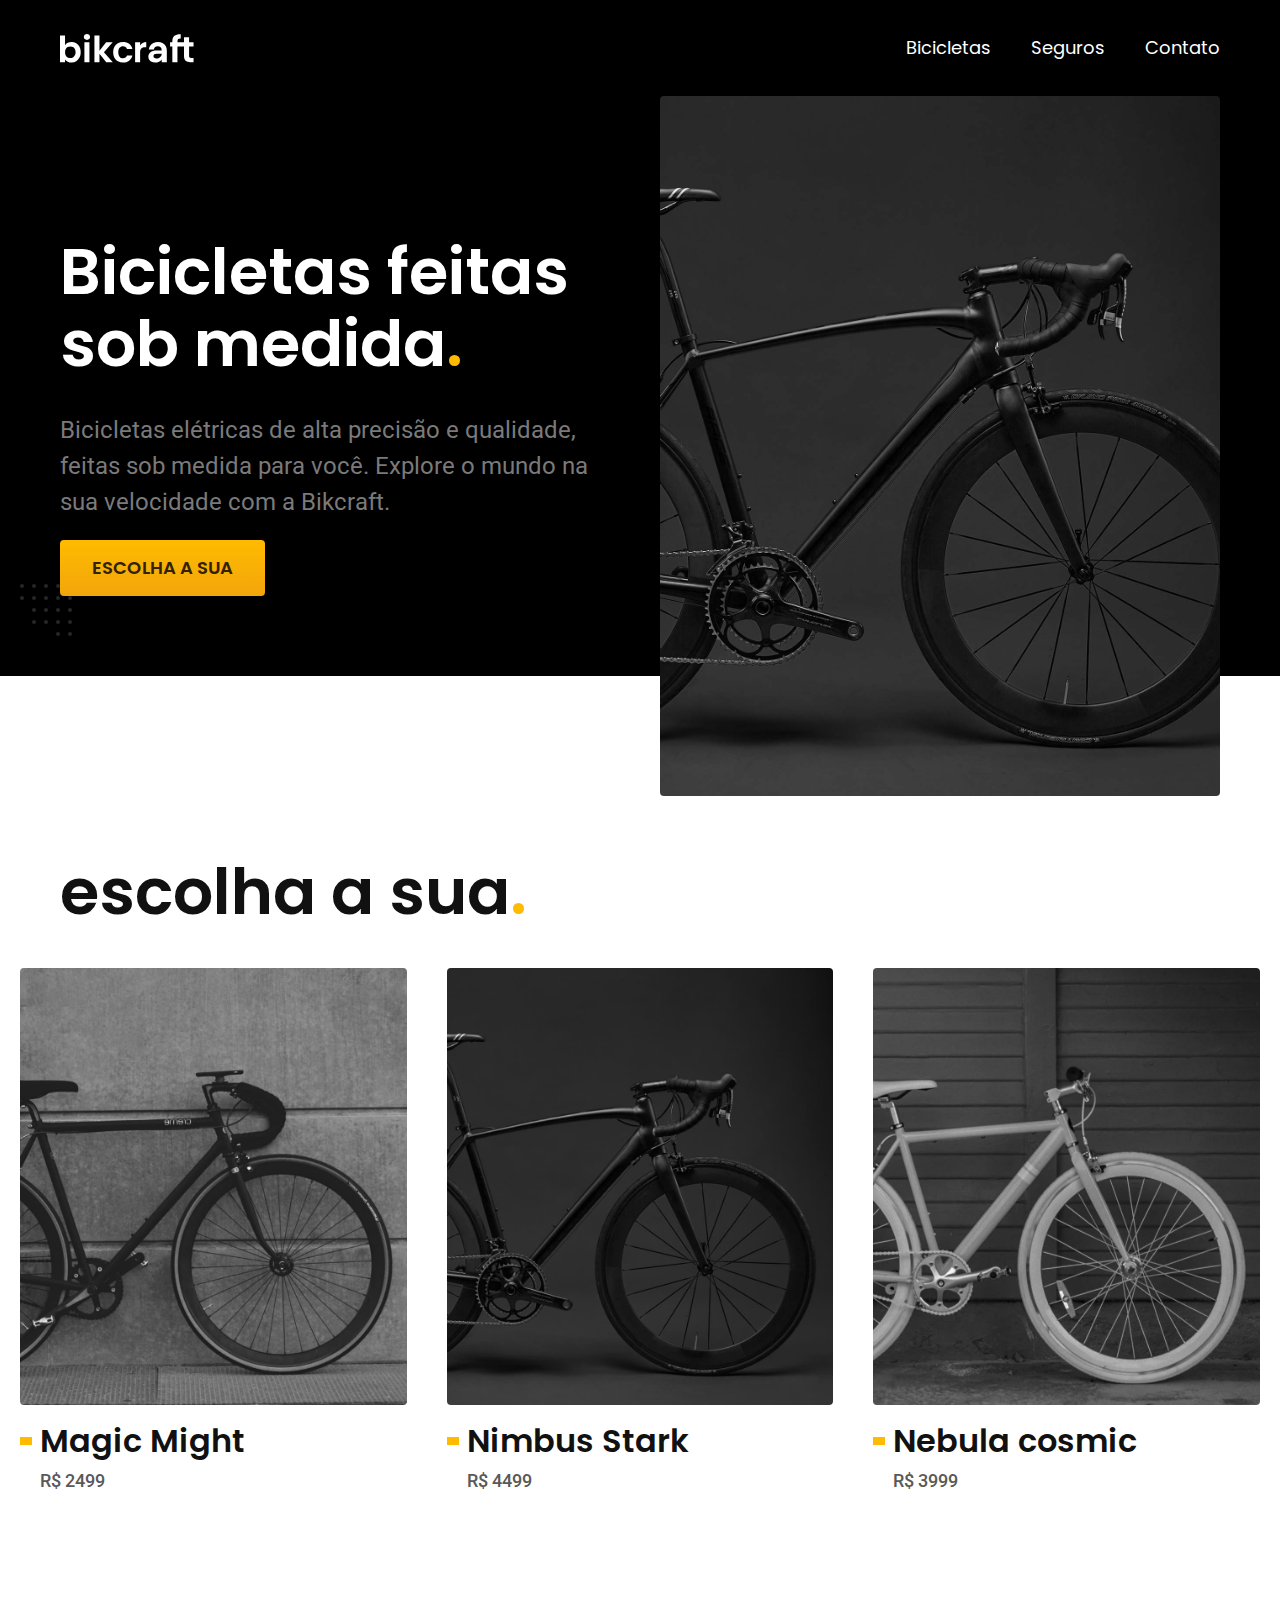
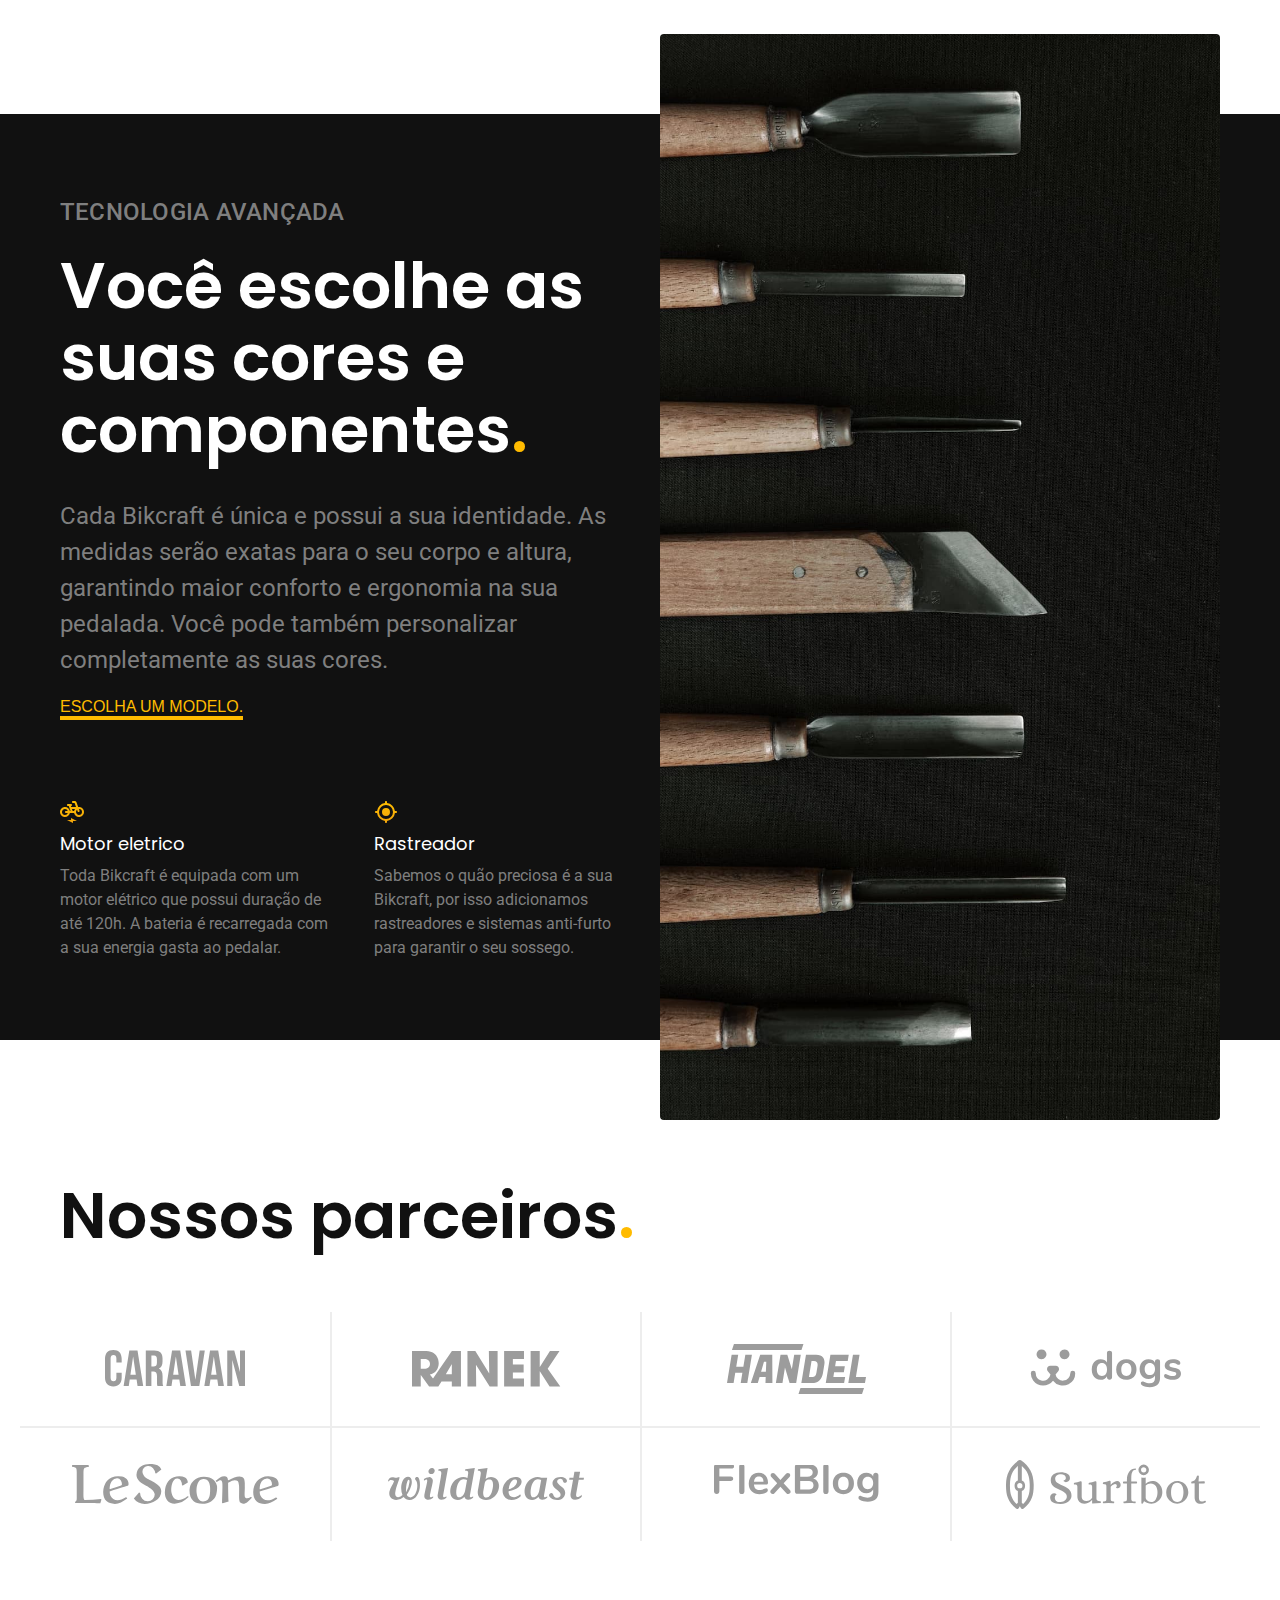
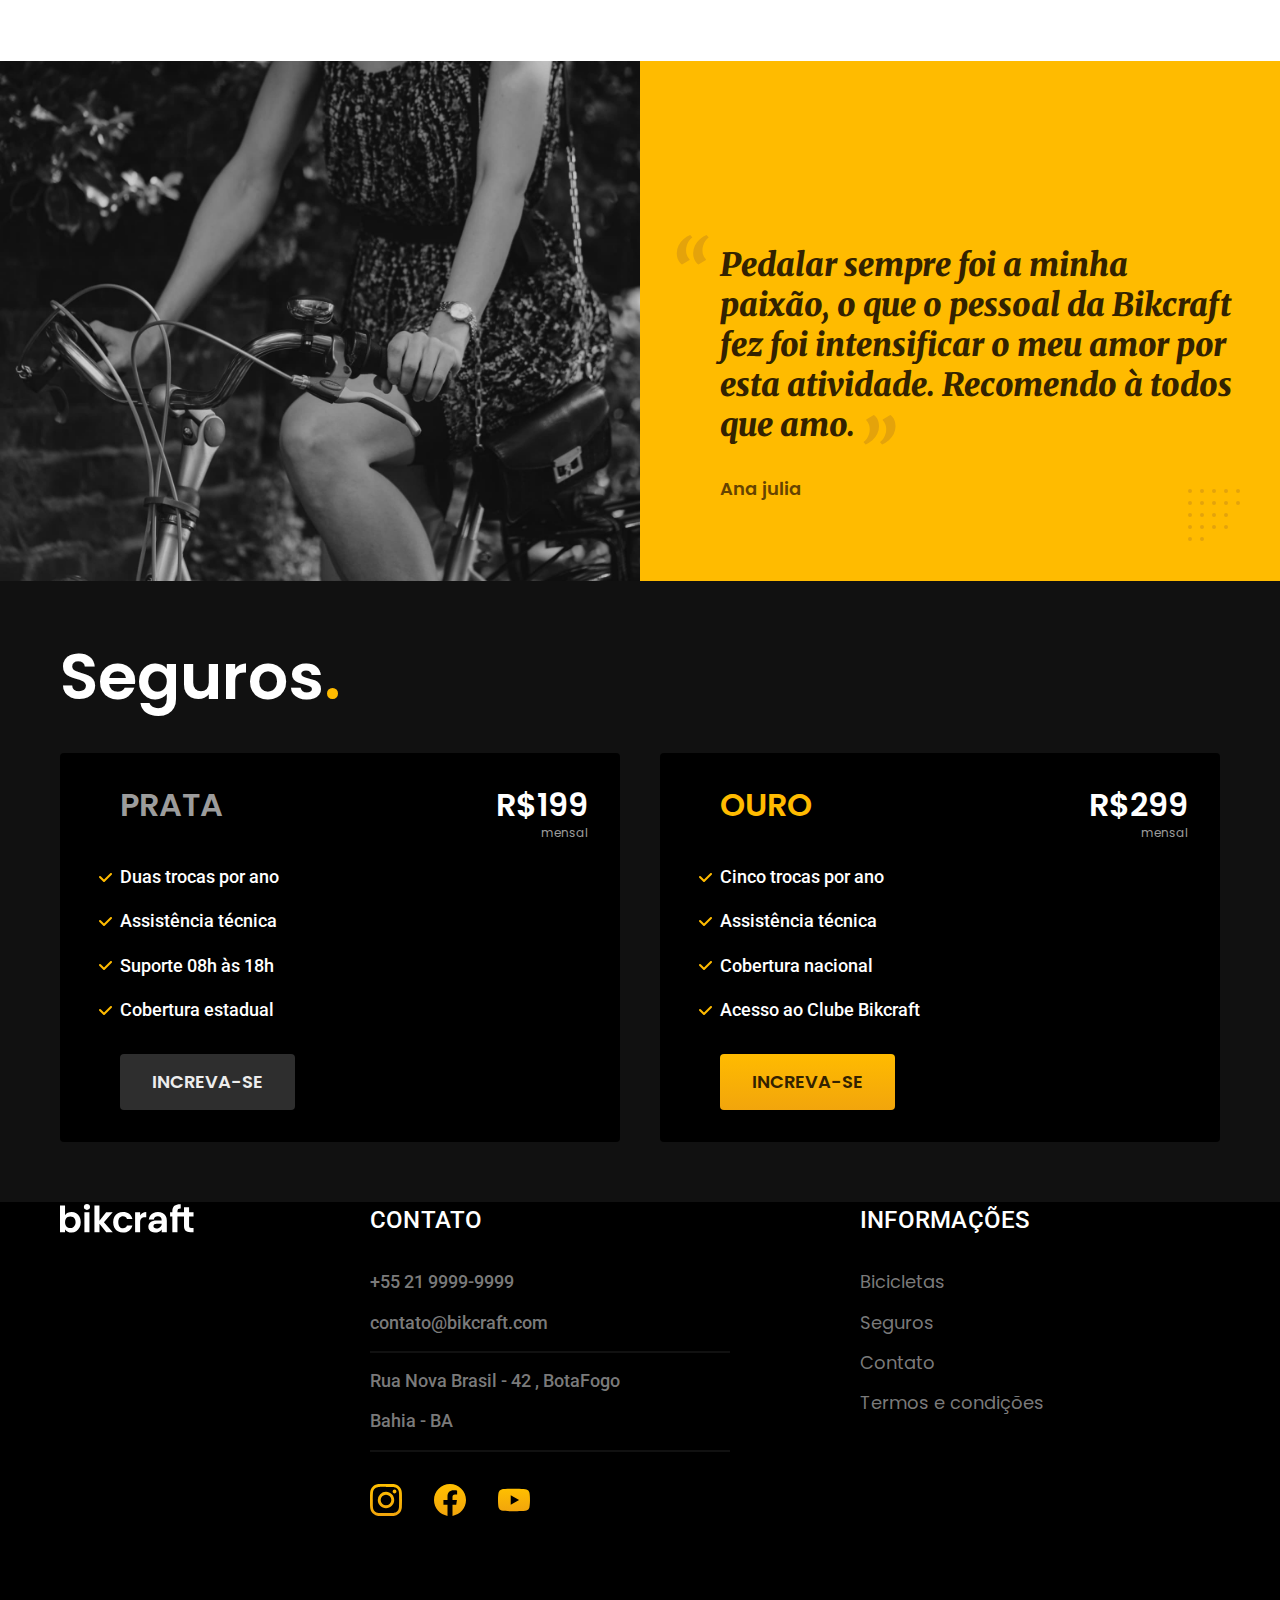
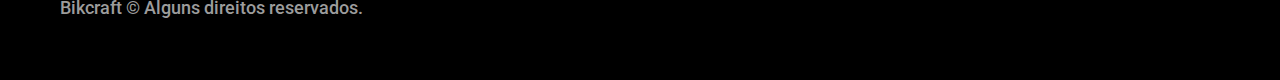
<file: index.html>
<!DOCTYPE html>
<html lang="pt-br">
  <head>
    <meta charset="UTF-8" />
    <meta http-equiv="X-UA-Compatible" content="IE=edge" />
    <meta name="viewport" content="width=device-width, initial-scale=1.0" />
    <title>Document</title>
    <link rel="stylesheet" href="/css/style.css" />

    <link rel="preload" href="/css/style.css" />

    <link rel="preconnect" href="https://fonts.googleapis.com" />
    <link rel="preconnect" href="https://fonts.gstatic.com" crossorigin />
    <link
      href="https://fonts.googleapis.com/css2?family=Poppins:wght@400;600&family=Roboto:wght@400;500&display=swap"
      rel="stylesheet"
    />
    <meta
      name="description"
      content="Bicicletas elétricas de alta precisão e qualidade, feitas sob medida para você. Explore o mundo na sua velocidade com a Bikcraft."
    />
    <link rel="preconnect" href="https://fonts.googleapis.com" />
    <link rel="preconnect" href="https://fonts.gstatic.com" crossorigin />
    <link
      href="https://fonts.googleapis.com/css2?family=Merriweather:ital,wght@1,900&family=Poppins:wght@400;600&family=Roboto:wght@400;500&display=swap"
      rel="stylesheet"
    />
  </head>
  <body>
    <header class="header-bg">
      <div class="header container">
        <a href="./index.html"
          ><img src="/img/bikcraft.svg" width="136" height="32" alt="bikcraft"
        /></a>

        <nav aria-label="primária">
          <ul class="header-menu font-1-m cor-0">
            <li><a href="./bicicletas.html">Bicicletas</a></li>
            <li><a href="./seguros.html">Seguros</a></li>
            <li><a href="./contato.html">Contato</a></li>
          </ul>
        </nav>
      </div>
    </header>

    <main class="introducao-bg">
      <div class="introducao container">
        <div class="introducao-conteudo">
          <h1 class="font-1-xxl cor-0">
            Bicicletas feitas sob medida<span class="cor-p1">.</span>
          </h1>
          <p class="font-2-l cor-5">
            Bicicletas elétricas de alta precisão e qualidade, feitas sob medida
            para você. Explore o mundo na sua velocidade com a Bikcraft.
          </p>
          <a class="botao" href="./bibicletas.html">Escolha a sua</a>
        </div>
        <picture>
          <source
            media="(max-width:800px)"
            srcset="./img/bicicleta/nimbus.jpg"
          />
          <img
            src="./img/fotos/introducao.jpg"
            alt="Bicicleta elétrica preta"
          />
        </picture>
      </div>
    </main>
    <article class="bicicletas-lista">
      <h2 class="container font-1-xxl">
        escolha a sua<span class="cor-p1">.</span>
      </h2>

      <ul>
        <a href="./bicicletas/magic.html">
          <li>
            <img src="/img/bicicletas/magic-home.jpg" alt="bicicleta preta" />
            <h3 class="font-1-xl">Magic Might</h3>
            <span class="font-2-m cor-8">R$ 2499</span>
          </li>
        </a>

        <a href="./bicicletas/nimbus.html">
          <li>
            <img src="/img/bicicletas/nimbus-home.jpg" alt="bicicleta preta" />
            <h3 class="font-1-xl">Nimbus Stark</h3>
            <span class="font-2-m cor-8">R$ 4499</span>
          </li>
        </a>

        <a href="./bicicletas/nebula.html">
          <li>
            <img src="/img/bicicletas/nebula-home.jpg" alt="bicicleta preta" />
            <h3 class="font-1-xl">Nebula cosmic</h3>
            <span class="font-2-m cor-8">R$ 3999</span>
          </li>
        </a>
      </ul>
    </article>

    <article class="tecnologia-bg">
      <div class="tecnologia container">
        <div class="tecnologia-conteudo">
          <span class="font-2-l-b cor-5">Tecnologia avançada</span>
          <h2 class="font-1-xxl cor-0">
            Você escolhe as suas cores e componentes<span class="cor-p1"
              >.</span
            >
          </h2>
          <p class="font-2-l cor-5">
            Cada Bikcraft é única e possui a sua identidade. As medidas serão
            exatas para o seu corpo e altura, garantindo maior conforto e
            ergonomia na sua pedalada. Você pode também personalizar
            completamente as suas cores.
          </p>
          <a class="link" href="./bicicletas.html">Escolha um modelo.</a>
          <div class="tecnologia-vantagens">
            <div>
              <img src="/img/icones/eletrica.svg" alt="" />
              <h3 class="font-1-m cor-0">Motor eletrico</h3>
              <p class="font-2-s cor-5">
                Toda Bikcraft é equipada com um motor elétrico que possui
                duração de até 120h. A bateria é recarregada com a sua energia
                gasta ao pedalar.
              </p>
            </div>
            <div>
              <img src="/img/icones/rastreador.svg" alt="" />
              <h3 class="font-1-m cor-0">Rastreador</h3>
              <p class="font-2-s cor-5">
                Sabemos o quão preciosa é a sua Bikcraft, por isso adicionamos
                rastreadores e sistemas anti-furto para garantir o seu sossego.
              </p>
            </div>
          </div>
        </div>
        <div>
          <img
            class="tecnologia-imagem"
            src="/img/fotos/tecnologia.jpg"
            alt=""
          />
        </div>
      </div>
    </article>

    <section class="parceiros" aria-label="nossos parceiros">
      <h2 class="container font-1-xxl">
        Nossos parceiros<span class="cor-p1">.</span>
      </h2>

      <ul>
        <li><img src="/img/parceiros/caravan.svg" alt="caravana" /></li>
        <li><img src="/img/parceiros/ranek.svg" alt="ranek" /></li>
        <li><img src="/img/parceiros/handel.svg" alt="handel.svga" /></li>
        <li><img src="/img/parceiros/dogs.svg" alt="dogs.svga" /></li>
        <li><img src="/img/parceiros/lescone.svg" alt="lesconea" /></li>
        <li><img src="/img/parceiros/wildbeast.svg" alt="wildbeast.svga" /></li>
        <li><img src="/img/parceiros/flexblog.svg" alt="flexblog.svga" /></li>
        <li><img src="/img/parceiros/surfbot.svg" alt="surfbot.svga" /></li>
      </ul>
    </section>

    <section class="depoimento" aria-label="depoimento">
      <div>
        <img
          src="/img/fotos/depoimento.jpg"
          alt="Pessoa pedalando uma bicicleta bikcraft"
        />
      </div>
      <div class="depoimento-conteudo">
        <blockquote class="font-1-xl cor-p5">
          <p>
            Pedalar sempre foi a minha paixão, o que o pessoal da Bikcraft fez
            foi intensificar o meu amor por esta atividade. Recomendo à todos
            que amo.
          </p>
        </blockquote>
        <span class="font-1-m-b cor-p4">Ana julia</span>
      </div>
    </section>

    <article class="seguros-bg">
      <div class="seguros container">
        <h2 class="font-1-xxl cor-0">Seguros<span class="cor-p1">.</span></h2>
        <div class="seguros-item">
          <h3 class="font-1-xl cor-6">PRATA</h3>
          <span class="font-1-xl cor-0"
            >R$199 <span class="font-1-xs cor-6">mensal</span></span
          >
          <ul class="font-2-m cor-0">
            <li>Duas trocas por ano</li>
            <li>Assistência técnica</li>
            <li>Suporte 08h às 18h</li>
            <li>Cobertura estadual</li>
          </ul>
          <a class="botao secundario" href="./orçamento.html">Increva-se</a>
        </div>

        <div class="seguros-item">
          <h3 class="font-1-xl cor-p1">OURO</h3>
          <span class="font-1-xl cor-0"
            >R$299 <span class="font-1-xs cor-6">mensal</span></span
          >
          <ul class="font-2-m cor-0">
            <li>Cinco trocas por ano</li>
            <li>Assistência técnica</li>
            <li>Cobertura nacional</li>
            <li>Acesso ao Clube Bikcraft</li>
          </ul>
          <a class="botao" href="./orçamento.html">Increva-se</a>
        </div>
      </div>
    </article>

    <footer class="footer-bg">
      <div class="footer container">
        <img src="./img/bikcraft.svg" alt="Bikcraft" />
        <div class="footer-contato">
          <h3 class="font-2-l-b cor-0">Contato</h3>
          <ul class="font-2-m cor-5">
            <li><a href="tel:+552199999999">+55 21 9999-9999</a></li>
            <li>
              <a href="mailto:contato@bikcraft.com">contato@bikcraft.com</a>
            </li>
            <li>Rua Nova Brasil - 42 , BotaFogo</li>
            <li>Bahia - BA</li>
          </ul>
          <div class="footer-redes">
            <a href="#">
              <img src="/img/redes/instagram-p.svg" alt="instagram" />
            </a>
            <a href="#">
              <img src="/img/redes/facebook-p.svg" alt="facebook" />
            </a>
            <a href="#">
              <img src="/img/redes/youtube-p.svg" alt="youtube" />
            </a>
          </div>
        </div>
        <div class="footer-informacoes">
          <h3 class="font-2-l-b cor-0">informações</h3>
          <nav>
            <ul class="font-1-m cor-5">
              <li><a href="./bicicletas.html">Bicicletas</a></li>
              <li><a href="./seguros.html">Seguros</a></li>
              <li><a href="./contato.html">Contato</a></li>
              <li><a href="./termos.html">Termos e condições</a></li>
            </ul>
          </nav>
        </div>
        <p class="footer-copy font-2-m cor-6">
          Bikcraft © Alguns direitos reservados.
        </p>
      </div>
    </footer>
  </body>
</html>
</file>
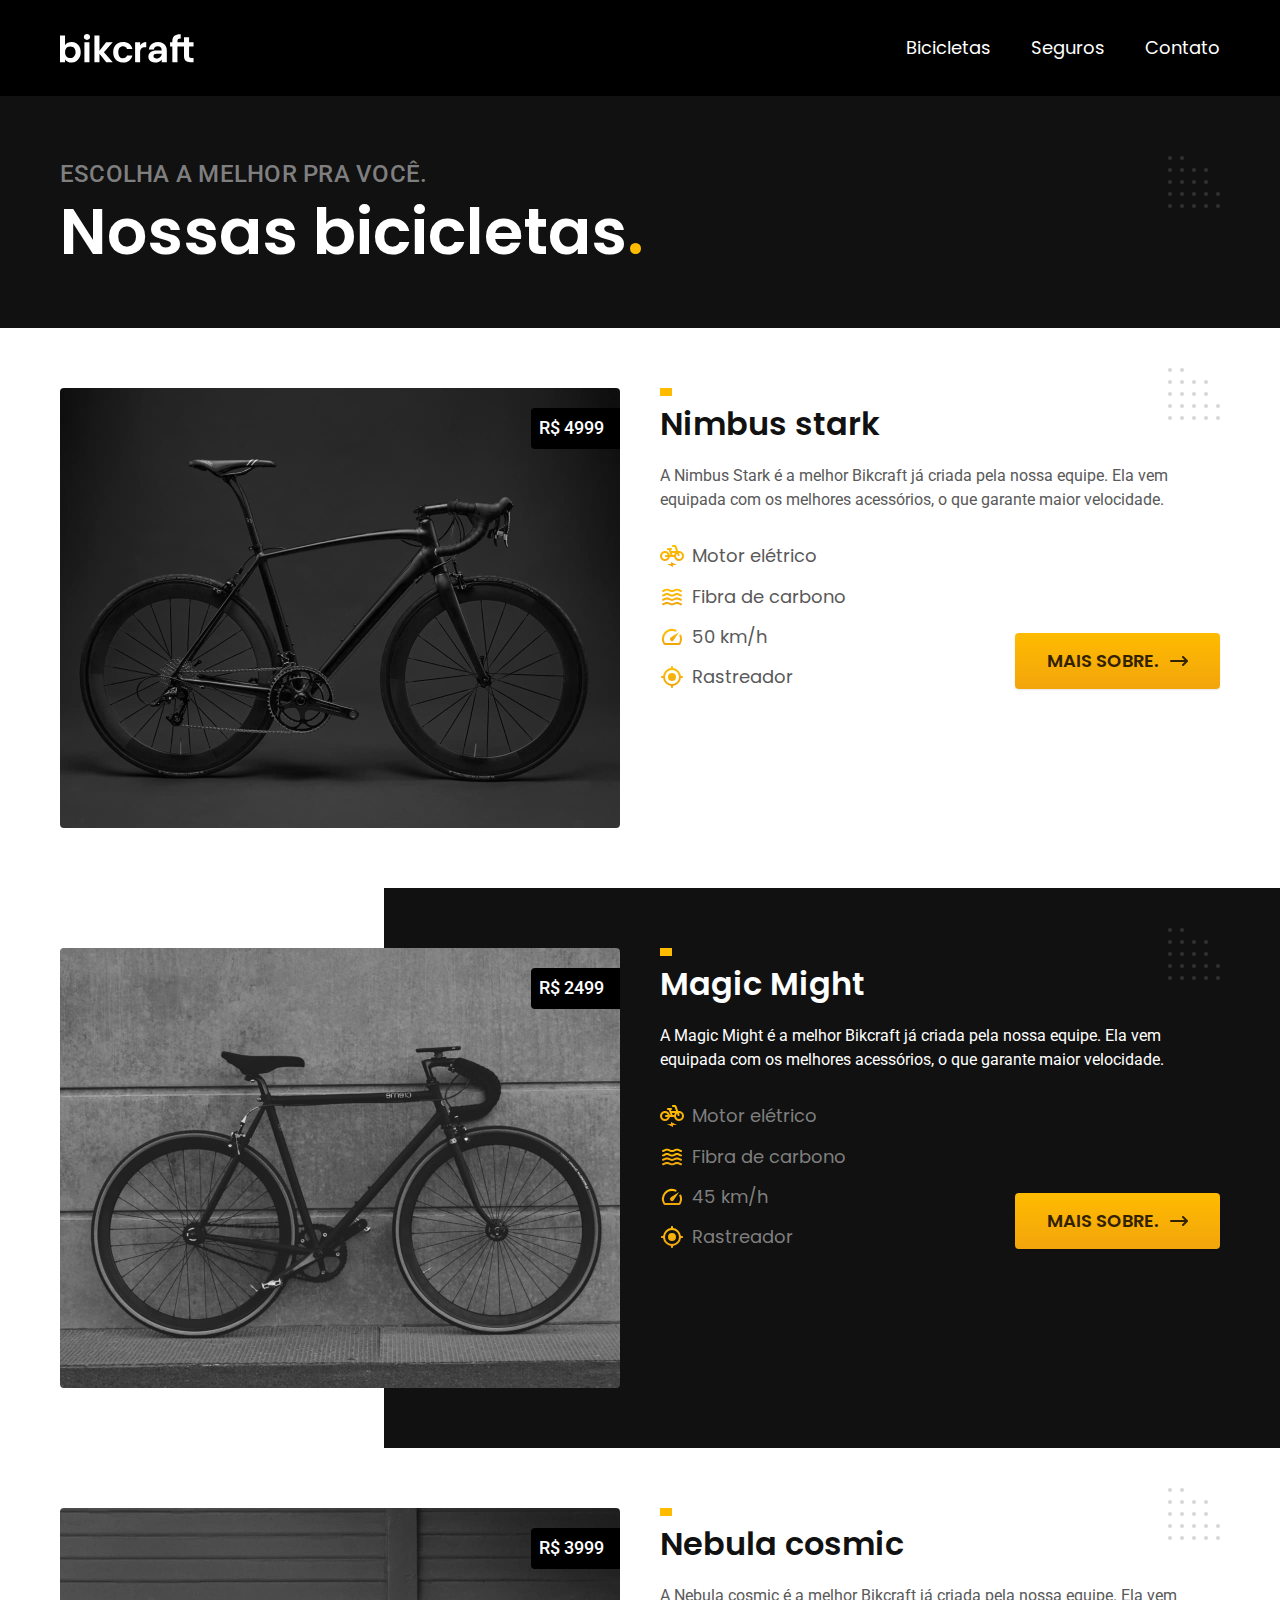
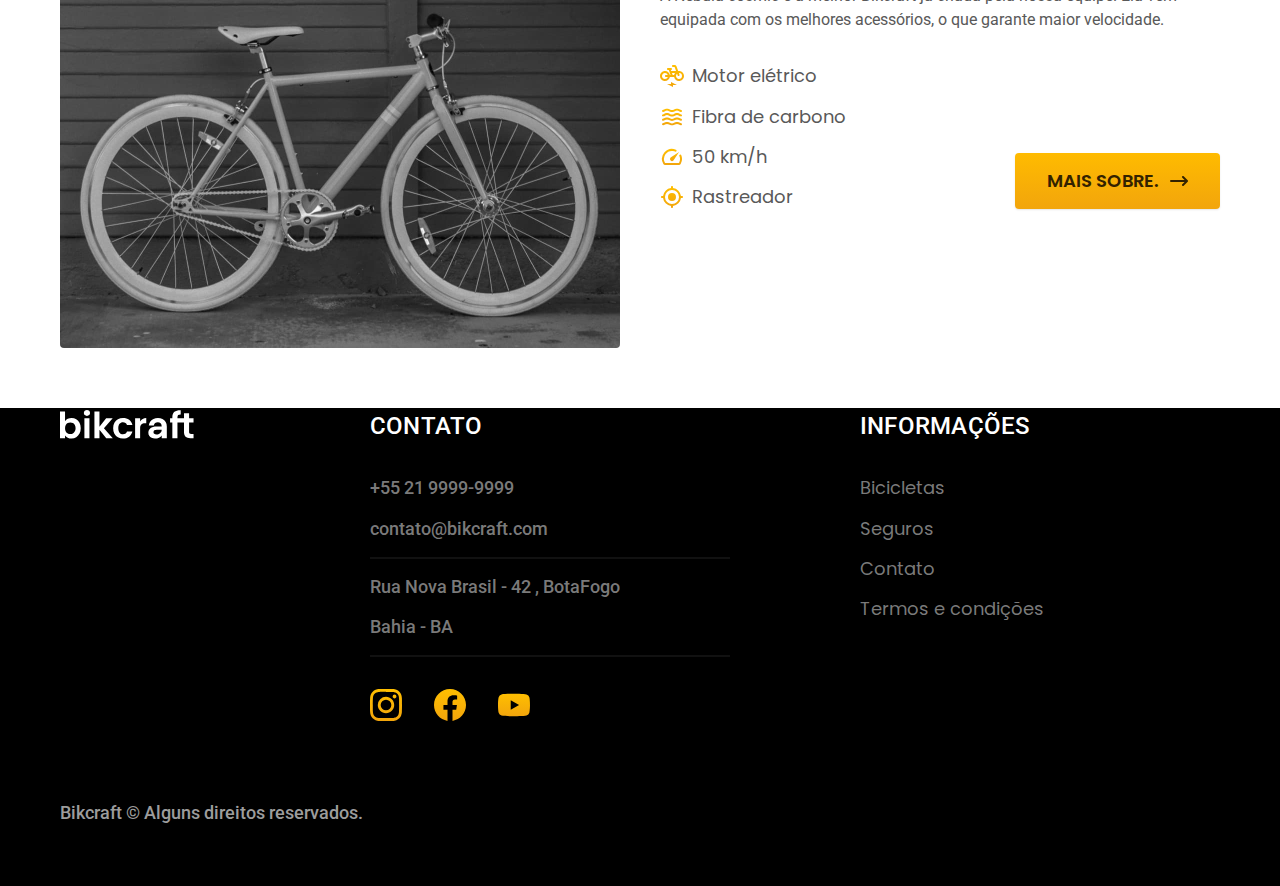
<file: bicicletas.html>
<!DOCTYPE html>
<html lang="pt-br">
  <head>
    <meta charset="UTF-8" />
    <meta http-equiv="X-UA-Compatible" content="IE=edge" />
    <meta name="viewport" content="width=device-width, initial-scale=1.0" />
    <title>Biciletas Bikcraft</title>
    <link rel="stylesheet" href="/css/style.css" />
    <link rel="preload" href="/css/style.css" />

    <link rel="preconnect" href="https://fonts.googleapis.com" />
    <link rel="preconnect" href="https://fonts.gstatic.com" crossorigin />
    <link
      href="https://fonts.googleapis.com/css2?family=Poppins:wght@400;600&family=Roboto:wght@400;500&display=swap"
      rel="stylesheet"
    />
    <meta name="description" content="Termos e condições." />
    <link rel="preconnect" href="https://fonts.googleapis.com" />
    <link rel="preconnect" href="https://fonts.gstatic.com" crossorigin />
    <link
      href="https://fonts.googleapis.com/css2?family=Merriweather:ital,wght@1,900&family=Poppins:wght@400;600&family=Roboto:wght@400;500&display=swap"
      rel="stylesheet"
    />
  </head>
  <body id="bicicletas">
    <header class="header-bg">
      <div class="header container">
        <a href="./index.html"
          ><img src="/img/bikcraft.svg" alt="bikcraft"
        /></a>

        <nav aria-label="primária">
          <ul class="header-menu font-1-m cor-0">
            <li><a href="./bicicletas.html">Bicicletas</a></li>
            <li><a href="./seguros.html">Seguros</a></li>
            <li><a href="./contato.html">Contato</a></li>
          </ul>
        </nav>
      </div>
    </header>

    <main>
      <div class="titulo-bg">
        <div class="titulo container">
          <p class="font-2-l-b cor-5">Escolha a melhor pra você.</p>
          <h1 class="font-1-xxl cor-0">
            Nossas bicicletas<span class="cor-p1">.</span>
          </h1>
        </div>
      </div>

      <div class="bicicletas container">
        <div class="bicicletas-imagem">
          <img src="./img/bicicleta/nimbus1.jpg" alt="bicicleta preta" />
          <span class="font-2-m cor-0">R$ 4999 </span>
        </div>
        <div class="bicicletas-conteudo">
          <h2 class="font-1-xl">Nimbus stark</h2>
          <p class="font-2-s cor-8">
            A Nimbus Stark é a melhor Bikcraft já criada pela nossa equipe. Ela
            vem equipada com os melhores acessórios, o que garante maior
            velocidade.
          </p>
          <ul class="font-1-m cor-8">
            <li>
              <img src="./img/icones/eletrica.svg" alt="" /> Motor elétrico
            </li>
            <li>
              <img src="./img/icones/carbono.svg" alt="" /> Fibra de carbono
            </li>
            <li><img src="./img/icones/velocidade.svg" alt="" /> 50 km/h</li>
            <li><img src="./img/icones/rastreador.svg" alt="" /> Rastreador</li>
          </ul>
          <a class="botao seta" href="./bicicletas/nimbus.html">Mais sobre.</a>
        </div>
      </div>

      <div class="bicicleta-bg">
        <div class="bicicletas container">
          <div class="bicicletas-imagem">
            <img src="./img/bicicleta/nimbus2.jpg" alt="bicicleta preta" />
            <span class="font-2-m cor-0">R$ 2499 </span>
          </div>
          <div class="bicicletas-conteudo">
            <h2 class="font-1-xl cor-0">Magic Might</h2>
            <p class="font-2-s cor-0">
              A Magic Might é a melhor Bikcraft já criada pela nossa equipe. Ela
              vem equipada com os melhores acessórios, o que garante maior
              velocidade.
            </p>
            <ul class="font-1-m cor-5">
              <li>
                <img src="./img/icones/eletrica.svg" alt="" /> Motor elétrico
              </li>
              <li>
                <img src="./img/icones/carbono.svg" alt="" /> Fibra de carbono
              </li>
              <li><img src="./img/icones/velocidade.svg" alt="" /> 45 km/h</li>
              <li>
                <img src="./img/icones/rastreador.svg" alt="" /> Rastreador
              </li>
            </ul>
            <a class="botao seta" href="./bicicletas/magic.html">Mais sobre.</a>
          </div>
        </div>
      </div>

      <div class="bicicletas container">
        <div class="bicicletas-imagem">
          <img src="./img/bicicleta/nimbus3.jpg" alt="bicicleta preta" />
          <span class="font-2-m cor-0">R$ 3999 </span>
        </div>
        <div class="bicicletas-conteudo">
          <h2 class="font-1-xl">Nebula cosmic</h2>
          <p class="font-2-s cor-8">
            A Nebula cosmic é a melhor Bikcraft já criada pela nossa equipe. Ela
            vem equipada com os melhores acessórios, o que garante maior
            velocidade.
          </p>
          <ul class="font-1-m cor-8">
            <li>
              <img src="./img/icones/eletrica.svg" alt="" /> Motor elétrico
            </li>
            <li>
              <img src="./img/icones/carbono.svg" alt="" /> Fibra de carbono
            </li>
            <li><img src="./img/icones/velocidade.svg" alt="" /> 50 km/h</li>
            <li><img src="./img/icones/rastreador.svg" alt="" /> Rastreador</li>
          </ul>
          <a class="botao seta" href="./bicicletas/nebula.html">Mais sobre.</a>
        </div>
      </div>
    </main>

    <footer class="footer-bg">
      <div class="footer container">
        <img src="./img/bikcraft.svg" alt="Bikcraft" />
        <div class="footer-contato">
          <h3 class="font-2-l-b cor-0">Contato</h3>
          <ul class="font-2-m cor-5">
            <li><a href="tel:+552199999999">+55 21 9999-9999</a></li>
            <li>
              <a href="mailto:contato@bikcraft.com">contato@bikcraft.com</a>
            </li>
            <li>Rua Nova Brasil - 42 , BotaFogo</li>
            <li>Bahia - BA</li>
          </ul>

          <div class="footer-redes">
            <a href="#">
              <img src="/img/redes/instagram-p.svg" alt="instagram" />
            </a>
            <a href="#">
              <img src="/img/redes/facebook-p.svg" alt="facebook" />
            </a>
            <a href="#">
              <img src="/img/redes/youtube-p.svg" alt="youtube" />
            </a>
          </div>
        </div>
        <div class="footer-informacoes">
          <h3 class="font-2-l-b cor-0">informações</h3>
          <nav>
            <ul class="font-1-m cor-5">
              <li><a href="./bicicletas.html">Bicicletas</a></li>
              <li><a href="./seguros.html">Seguros</a></li>
              <li><a href="./contato.html">Contato</a></li>
              <li><a href="./termos.html">Termos e condições</a></li>
            </ul>
          </nav>
        </div>
        <p class="footer-copy font-2-m cor-6">
          Bikcraft © Alguns direitos reservados.
        </p>
      </div>
    </footer>
  </body>
</html>
</file>
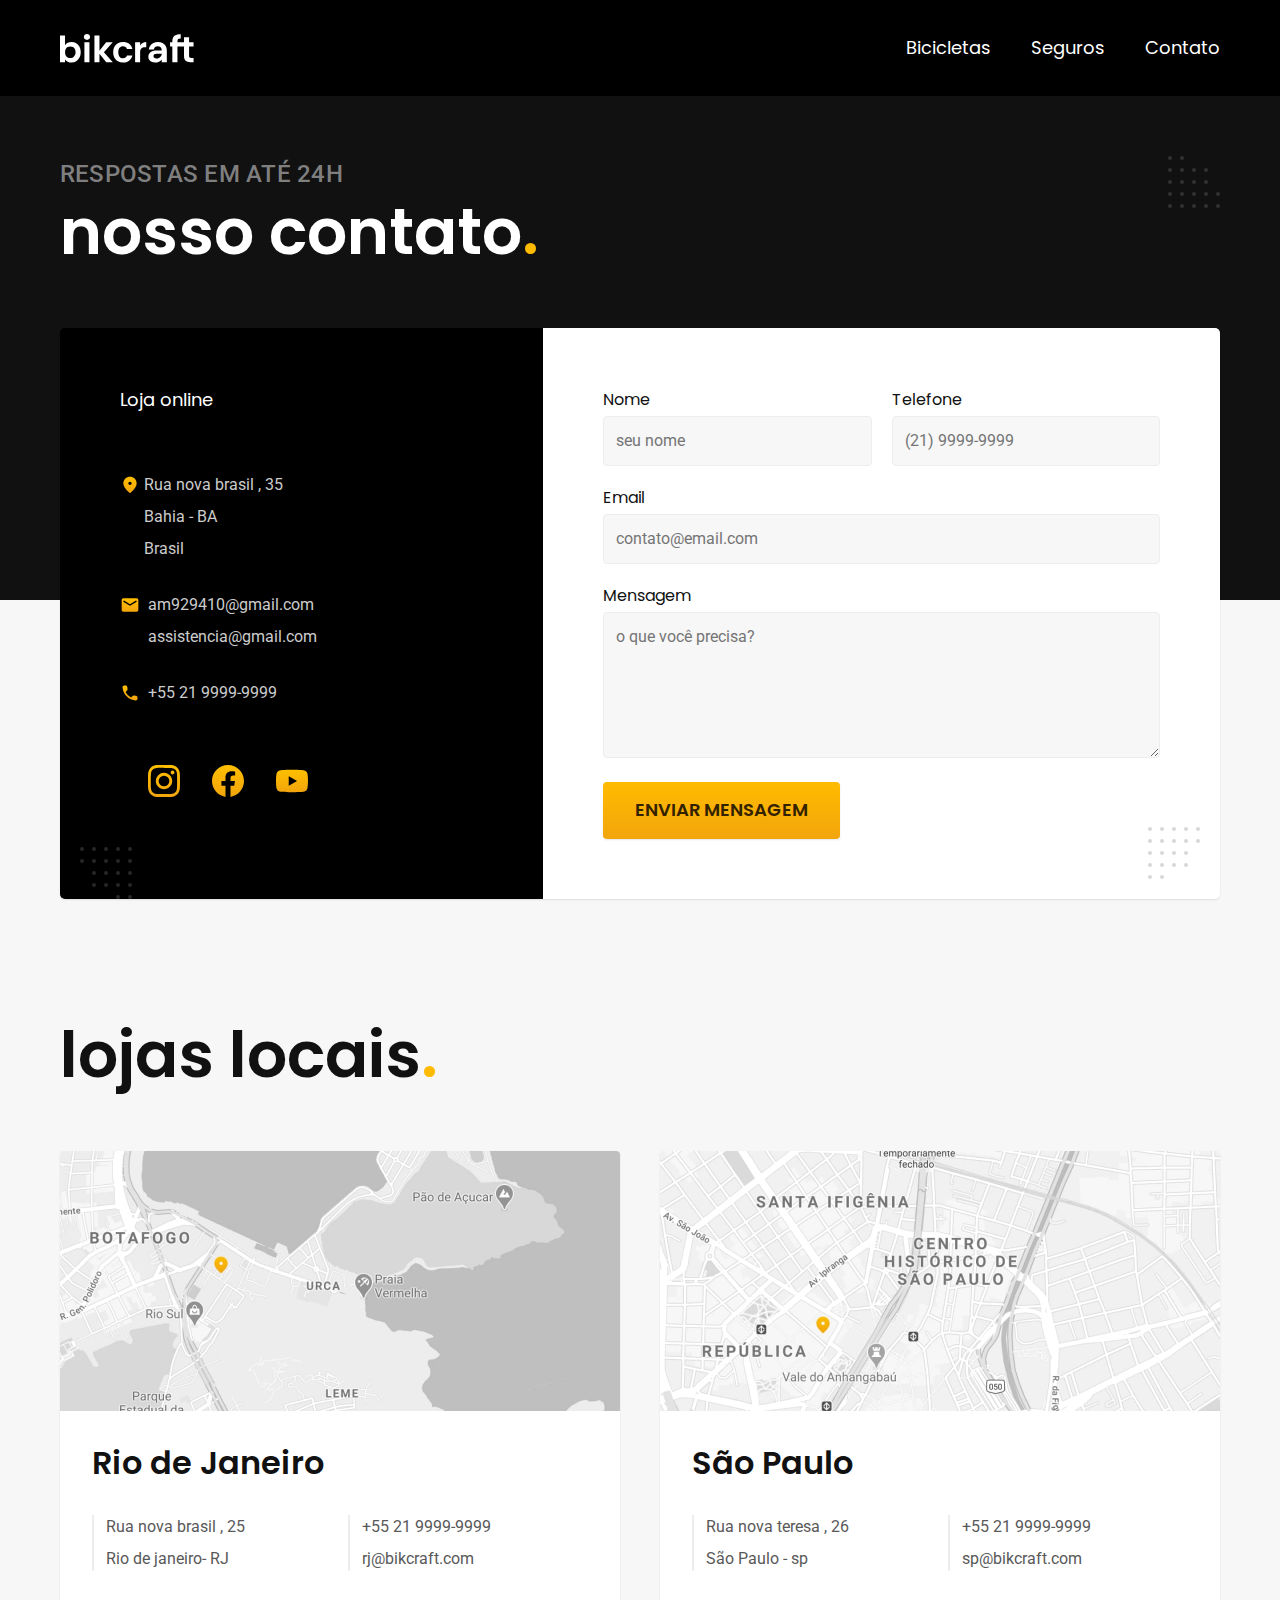
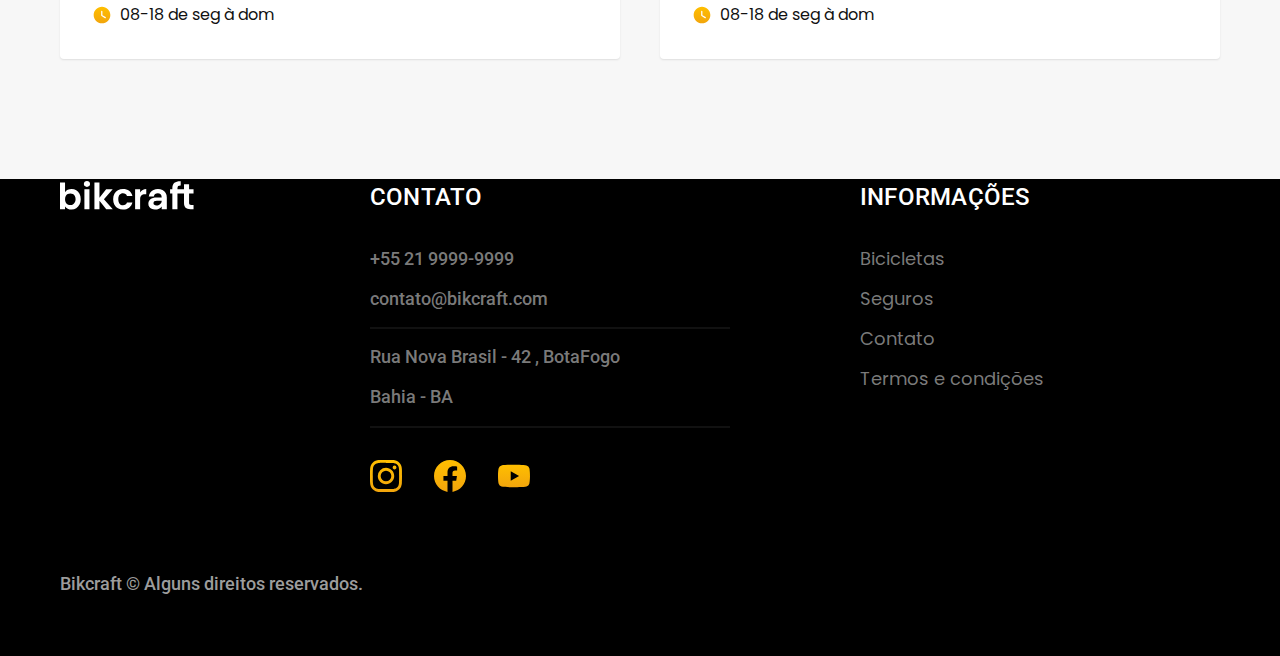
<file: contato.html>
<!DOCTYPE html>
<html lang="pt-br">
  <head>
    <meta charset="UTF-8" />
    <meta http-equiv="X-UA-Compatible" content="IE=edge" />
    <meta name="viewport" content="width=device-width, initial-scale=1.0" />
    <title>Contato</title>
    <link rel="stylesheet" href="/css/style.css" />
    <link rel="preload" href="/css/style.css" />

    <link rel="preconnect" href="https://fonts.googleapis.com" />
    <link rel="preconnect" href="https://fonts.gstatic.com" crossorigin />
    <link
      href="https://fonts.googleapis.com/css2?family=Poppins:wght@400;600&family=Roboto:wght@400;500&display=swap"
      rel="stylesheet"
    />
    <meta name="description" content="Termos e condições." />
    <link rel="preconnect" href="https://fonts.googleapis.com" />
    <link rel="preconnect" href="https://fonts.gstatic.com" crossorigin />
    <link
      href="https://fonts.googleapis.com/css2?family=Merriweather:ital,wght@1,900&family=Poppins:wght@400;600&family=Roboto:wght@400;500&display=swap"
      rel="stylesheet"
    />
  </head>
  <body id="contato">
    <header class="header-bg">
      <div class="header container">
        <a href="./index.html"
          ><img src="/img/bikcraft.svg" alt="bikcraft"
        /></a>

        <nav aria-label="primária">
          <ul class="header-menu font-1-m cor-0">
            <li><a href="./bicicletas.html">Bicicletas</a></li>
            <li><a href="./seguros.html">Seguros</a></li>
            <li><a href="./contato.html">Contato</a></li>
          </ul>
        </nav>
      </div>
    </header>

    <main>
      <div class="titulo-bg">
        <div class="titulo container">
          <p class="font-2-l-b cor-5">Respostas em até 24h</p>
          <h1 class="font-1-xxl cor-0">
            nosso contato<span class="cor-p1">.</span>
          </h1>
        </div>
      </div>

      <div class="contato container">
        <section class="contato-dados" aria-label="endereço">
          <h2 class="font-1-m cor-0">Loja online</h2>
          <div class="contato-endereco font-2-s cor-4">
            <p>Rua nova brasil , 35</p>
            <p>Bahia - BA</p>
            <p>Brasil</p>
          </div>
          <address class="contato-meios font-2-s cor-4">
            <a href="mailto:am929410@gmail.com">am929410@gmail.com</a>
            <a href="mailto:am929410@gmail.com">assistencia@gmail.com</a>
            <a href="tel:+552199999999">+55 21 9999-9999</a>
          </address>
          <div class="contato-rede">
            <a href="#">
              <img src="/img/redes/instagram-p.svg" alt="instagram" />
            </a>
            <a href="#">
              <img src="/img/redes/facebook-p.svg" alt="facebook" />
            </a>
            <a href="#">
              <img src="/img/redes/youtube-p.svg" alt="youtube" />
            </a>
          </div>
        </section>
        <section class="contato-formulario" aria-label="formulario">
          <form class="form" action="./contato.html">
            <div>
              <label for="nome">Nome</label>
              <input type="text" id="nome" name="nome" placeholder="seu nome" />
            </div>
            <div>
              <label for="telefone">Telefone</label>
              <input
                type="text"
                id="telefone"
                name="telefone"
                placeholder="(21) 9999-9999"
              />
            </div>
            <div class="col-2">
              <label for="email">Email</label>
              <input
                type="email"
                id="email"
                name="email"
                placeholder="contato@email.com"
              />
            </div>
            <div class="col-2">
              <label for="mensagem">Mensagem</label>

              <textarea
                name="mensagem"
                placeholder="o que você precisa?"
                id="mensagem"
                rows="5"
              ></textarea>
            </div>
            <button class="botao col-2">Enviar mensagem</button>
          </form>
        </section>
      </div>
    </main>

    <article class="lojas container">
      <h2 class="font-1-xxl">lojas locais<span class="cor-p1">.</span></h2>
      <div class="lojas-item">
        <img
          src="./img/lojas/rj.jpg"
          alt="Mapa marcando o endereço na rua nova bahia."
        />
        <div class="lojas-conteudo">
          <h3 class="font-1-xl">Rio de Janeiro</h3>
          <div class="lojas-dados font-2-s cor-8">
            <p>Rua nova brasil , 25</p>
            <p>Rio de janeiro- RJ</p>
          </div>
          <div class="lojas-dados font-2-s cor-8">
            <a href="tel:+552199999999">+55 21 9999-9999</a>
            <a href="mailto:rj@bikcraft.com">rj@bikcraft.com</a>
          </div>
          <p class="lojas-tempo font-1-s">
            <img src="./img/icones/horario.svg" alt="" /> 08-18 de seg à dom
          </p>
        </div>
      </div>
      <div class="lojas-item">
        <img src="./img/lojas/sp.jpg" alt="Mapa marcando são paulo." />
        <div class="lojas-conteudo">
          <h3 class="font-1-xl">São Paulo</h3>
          <div class="lojas-dados font-2-s cor-8">
            <p>Rua nova teresa , 26</p>
            <p>São Paulo - sp</p>
          </div>
          <div class="lojas-dados font-2-s cor-8">
            <a href="tel:+551199999999">+55 21 9999-9999</a>
            <a href="mailto:sp@bikcraft.com">sp@bikcraft.com</a>
          </div>
          <p class="lojas-tempo font-1-s">
            <img src="./img/icones/horario.svg" alt="" /> 08-18 de seg à dom
          </p>
        </div>
      </div>
    </article>

    <footer class="footer-bg">
      <div class="footer container">
        <img src="./img/bikcraft.svg" alt="Bikcraft" />
        <div class="footer-contato">
          <h3 class="font-2-l-b cor-0">Contato</h3>
          <ul class="font-2-m cor-5">
            <li><a href="tel:+552199999999">+55 21 9999-9999</a></li>
            <li>
              <a href="mailto:contato@bikcraft.com">contato@bikcraft.com</a>
            </li>
            <li>Rua Nova Brasil - 42 , BotaFogo</li>
            <li>Bahia - BA</li>
          </ul>
          <div class="footer-redes">
            <a href="#">
              <img src="/img/redes/instagram-p.svg" alt="instagram" />
            </a>
            <a href="#">
              <img src="/img/redes/facebook-p.svg" alt="facebook" />
            </a>
            <a href="#">
              <img src="/img/redes/youtube-p.svg" alt="youtube" />
            </a>
          </div>
        </div>
        <div class="footer-informacoes">
          <h3 class="font-2-l-b cor-0">informações</h3>
          <nav>
            <ul class="font-1-m cor-5">
              <li><a href="./bicicletas.html">Bicicletas</a></li>
              <li><a href="./seguros.html">Seguros</a></li>
              <li><a href="./contato.html">Contato</a></li>
              <li><a href="./termos.html">Termos e condições</a></li>
            </ul>
          </nav>
        </div>
        <p class="footer-copy font-2-m cor-6">
          Bikcraft © Alguns direitos reservados.
        </p>
      </div>
    </footer>
  </body>
</html>
</file>
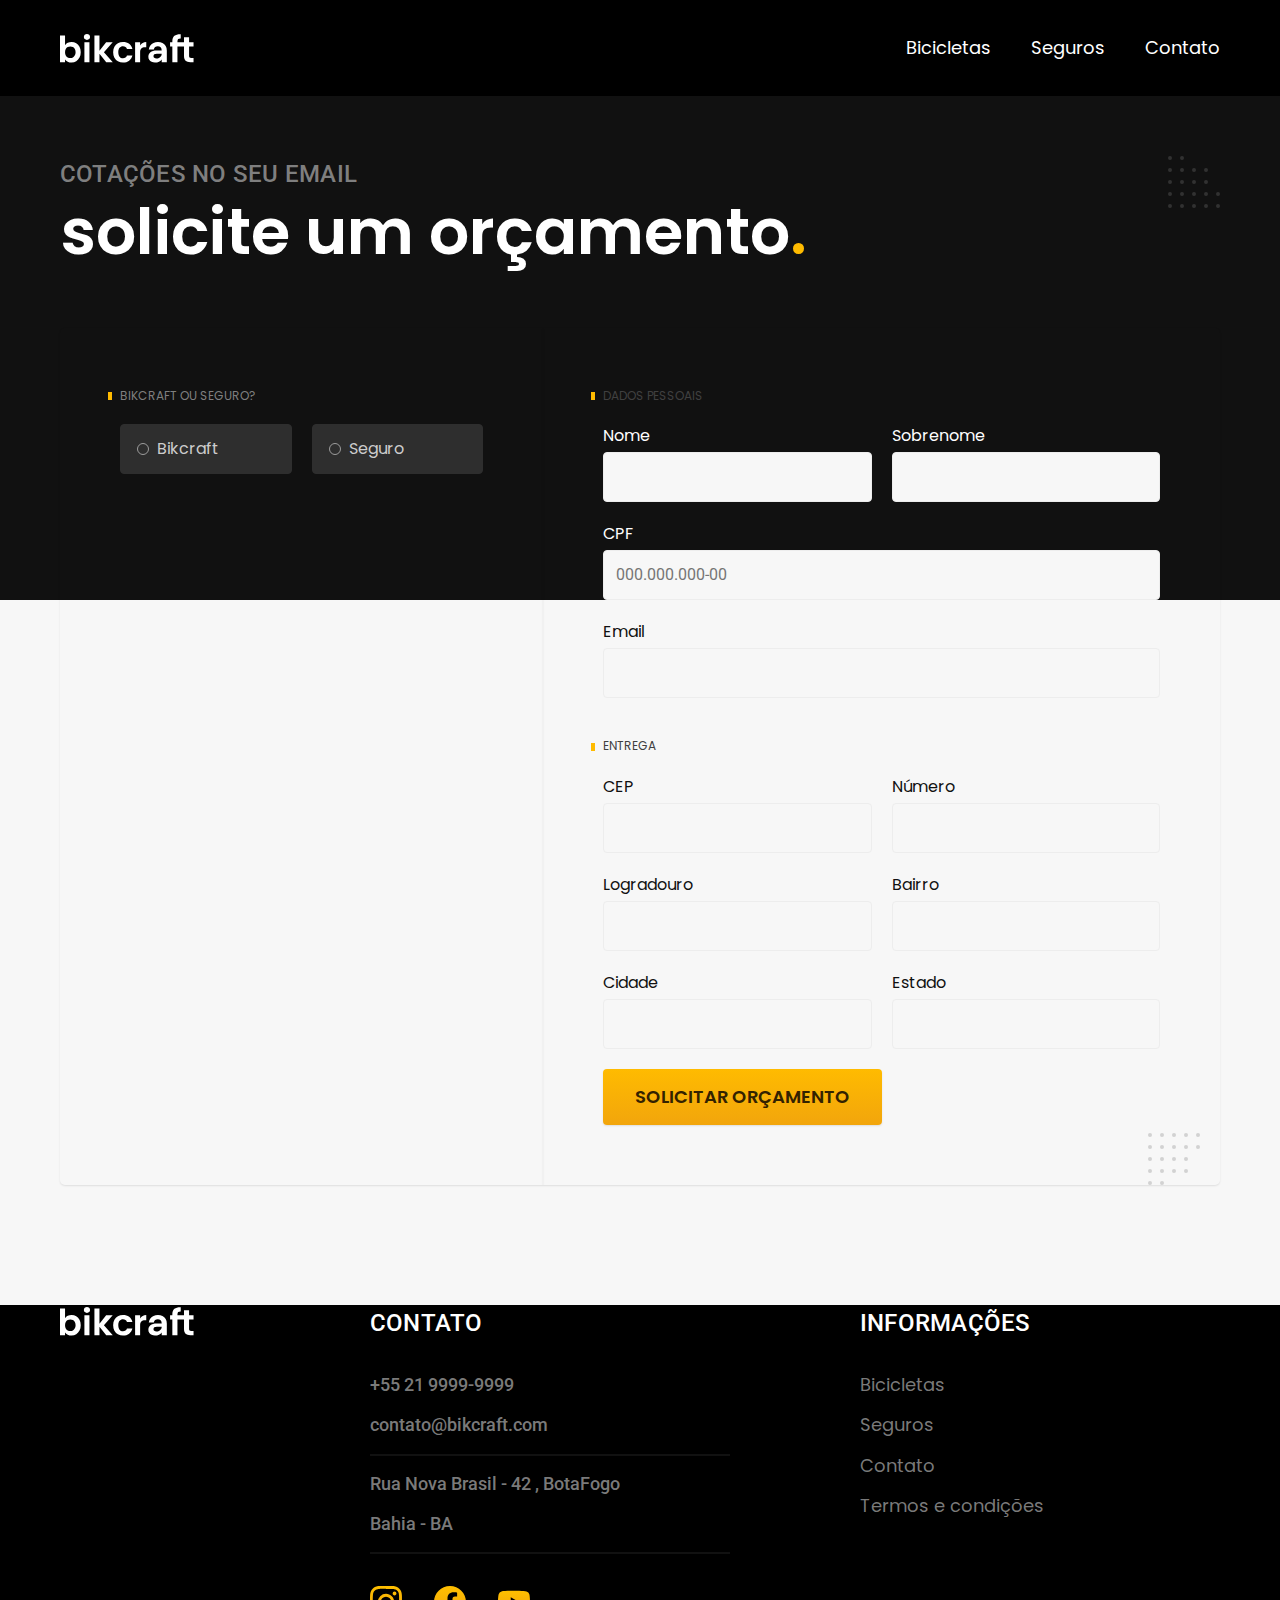
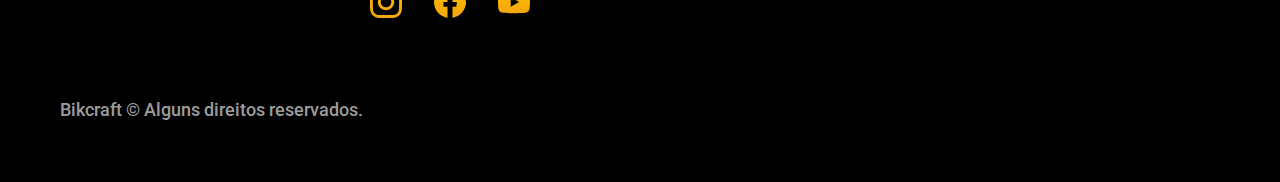
<file: orcamento.html>
<!DOCTYPE html>
<html lang="pt-br">
  <head>
    <meta charset="UTF-8" />
    <meta http-equiv="X-UA-Compatible" content="IE=edge" />
    <meta name="viewport" content="width=device-width, initial-scale=1.0" />
    <title>Orçamento</title>
    <link rel="stylesheet" href="/css/style.css" />
    <link rel="preload" href="/css/style.css" />

    <link rel="preconnect" href="https://fonts.googleapis.com" />
    <link rel="preconnect" href="https://fonts.gstatic.com" crossorigin />
    <link
      href="https://fonts.googleapis.com/css2?family=Poppins:wght@400;600&family=Roboto:wght@400;500&display=swap"
      rel="stylesheet"
    />
    <meta name="description" content="Orçamento" />
    <link rel="preconnect" href="https://fonts.googleapis.com" />
    <link rel="preconnect" href="https://fonts.gstatic.com" crossorigin />
    <link
      href="https://fonts.googleapis.com/css2?family=Merriweather:ital,wght@1,900&family=Poppins:wght@400;600&family=Roboto:wght@400;500&display=swap"
      rel="stylesheet"
    />
  </head>
  <body id="orcamento">
    <header class="header-bg">
      <div class="header container">
        <a href="./index.html"
          ><img src="/img/bikcraft.svg" alt="bikcraft"
        /></a>

        <nav aria-label="primária">
          <ul class="header-menu font-1-m cor-0">
            <li><a href="./bicicletas.html">Bicicletas</a></li>
            <li><a href="./seguros.html">Seguros</a></li>
            <li><a href="./contato.html">Contato</a></li>
          </ul>
        </nav>
      </div>
    </header>

    <main>
      <div class="titulo-bg">
        <div class="titulo container">
          <p class="font-2-l-b cor-5">Cotações no seu email</p>
          <h1 class="font-1-xxl cor-0">
            solicite um orçamento<span class="cor-p1">.</span>
          </h1>
        </div>
      </div>

      <form class="orcamento container" action="./orcamento.html">
        <div class="orcamento-produto">
          <h2 class="font-1-xs cor-5">Bikcraft ou Seguro?</h2>

          <input type="radio" name="tipo" value="bikcraft" id="bikcraft" />
          <label for="bikcraft">Bikcraft</label>

          <input type="radio" name="tipo" value="seguro" id="seguro" />
          <label for="seguro">Seguro</label>

          <div class="orcamento-conteudo" id="orcamento-bikcraft">
            <h2 class="font-1-xs cor-5">Escolha a sua</h2>

            <input type="radio" name="produto" value="nimbus" id="nimbus" />
            <label for="nimbus">Nimbus Stark <span>R$ 4999</span></label>
            <div class="orcamento-detalhes">
              <ul class="font-1-xs cor-8">
                <li>
                  <img src="./img/icones/eletrica.svg" alt="" /> Motor Elétrico
                </li>
                <li>
                  <img src="./img/icones/carbono.svg" alt="" /> Fibra de Carbono
                </li>
                <li>
                  <img src="./img/icones/velocidade.svg" alt="" /> 50 km/h
                </li>
                <li>
                  <img src="./img/icones/rastreador.svg" alt="" /> Rastreador
                </li>
              </ul>
              <img src="./img/bicicletas/nimbus.jpg" alt="Bicicleta preta" />
            </div>

            <input type="radio" name="produto" value="magic" id="magic" />
            <label for="magic">Magic Might <span>R$ 2499</span></label>
            <div class="orcamento-detalhes">
              <ul class="font-1-xs cor-8">
                <li>
                  <img src="./img/icones/eletrica.svg" alt="" /> Motor Elétrico
                </li>
                <li>
                  <img src="./img/icones/carbono.svg" alt="" /> Fibra de Carbono
                </li>
                <li>
                  <img src="./img/icones/velocidade.svg" alt="" /> 45 km/h
                </li>
                <li>
                  <img src="./img/icones/rastreador.svg" alt="" /> Rastreador
                </li>
              </ul>
              <img src="./img/bicicletas/magic.jpg" alt="Bicicleta preta" />
            </div>

            <input type="radio" name="produto" value="nebula" id="nebula" />
            <label for="nebula">Nebula Cosmic <span>R$ 3999</span></label>
            <div class="orcamento-detalhes">
              <ul class="font-1-xs cor-8">
                <li>
                  <img src="./img/icones/eletrica.svg" alt="" /> Motor Elétrico
                </li>
                <li>
                  <img src="./img/icones/carbono.svg" alt="" /> Fibra de Carbono
                </li>
                <li>
                  <img src="./img/icones/velocidade.svg" alt="" /> 40 km/h
                </li>
                <li>
                  <img src="./img/icones/rastreador.svg" alt="" /> Rastreador
                </li>
              </ul>
              <img src="./img/bicicletas/nebula.jpg" alt="Bicicleta branca" />
            </div>
          </div>

          <div class="orcamento-conteudo" id="orcamento-seguro">
            <h2 class="font-1-xs cor-5">Escolha o plano</h2>

            <input type="radio" name="produto" value="prata" id="prata" />
            <label for="prata">Prata <span>R$ 199</span></label>

            <input type="radio" name="produto" value="ouro" id="ouro" />
            <label for="ouro">Ouro <span>R$ 299</span></label>
          </div>
        </div>
        <div class="orcamento-dados form">
          <h2 class="font-1-xs cor-9 col-2">dados pessoais</h2>
          <div class="cor-0">
            <label for="nome">Nome</label>
            <input type="text" id="nome" name="nome" />
          </div>
          <div class="cor-0">
            <label for="sobrenome">Sobrenome</label>
            <input type="text" id="sobrenome" name="sobrenome" />
          </div>
          <div class="col-2 cor-0">
            <label for="cpf">CPF</label>
            <input
              type="text"
              id="cpf"
              name="cpf"
              placeholder="000.000.000-00"
            />
          </div>
          <div class="col-2">
            <label for="email">Email</label>
            <input type="email" id="email" name="email" />
          </div>
          <h2 class="font-1-xs cor-9 col-2">entrega</h2>
          <div>
            <label for="cep">CEP</label>
            <input type="text" id="cep" name="cep" />
          </div>
          <div>
            <label for="numero">Número</label>
            <input type="text" id="numero" name="numero" />
          </div>
          <div>
            <label for="logradouro">Logradouro</label>
            <input type="text" id="logradouro" name="logradouro" />
          </div>
          <div>
            <label for="bairro">Bairro</label>
            <input type="text" id="bairro" name="bairro" />
          </div>
          <div>
            <label for="cidade">Cidade</label>
            <input type="text" id="cidade" name="cidade" />
          </div>
          <div>
            <label for="estado">Estado</label>
            <input type="text" id="estado" name="estado" />
          </div>
          <button class="botao col-2">Solicitar Orçamento</button>
        </div>
      </form>
    </main>

    <footer class="footer-bg">
      <div class="footer container">
        <img src="./img/bikcraft.svg" alt="Bikcraft" />
        <div class="footer-contato">
          <h3 class="font-2-l-b cor-0">Contato</h3>
          <ul class="font-2-m cor-5">
            <li><a href="tel:+552199999999">+55 21 9999-9999</a></li>
            <li>
              <a href="mailto:contato@bikcraft.com">contato@bikcraft.com</a>
            </li>
            <li>Rua Nova Brasil - 42 , BotaFogo</li>
            <li>Bahia - BA</li>
          </ul>
          <div class="footer-redes">
            <a href="#">
              <img src="/img/redes/instagram-p.svg" alt="instagram" />
            </a>
            <a href="#">
              <img src="/img/redes/facebook-p.svg" alt="facebook" />
            </a>
            <a href="#">
              <img src="/img/redes/youtube-p.svg" alt="youtube" />
            </a>
          </div>
        </div>
        <div class="footer-informacoes">
          <h3 class="font-2-l-b cor-0">informações</h3>
          <nav>
            <ul class="font-1-m cor-5">
              <li><a href="./bicicletas.html">Bicicletas</a></li>
              <li><a href="./seguros.html">Seguros</a></li>
              <li><a href="./contato.html">Contato</a></li>
              <li><a href="./termos.html">Termos e condições</a></li>
            </ul>
          </nav>
        </div>
        <p class="footer-copy font-2-m cor-6">
          Bikcraft © Alguns direitos reservados.
        </p>
      </div>
    </footer>
  </body>
</html>
</file>
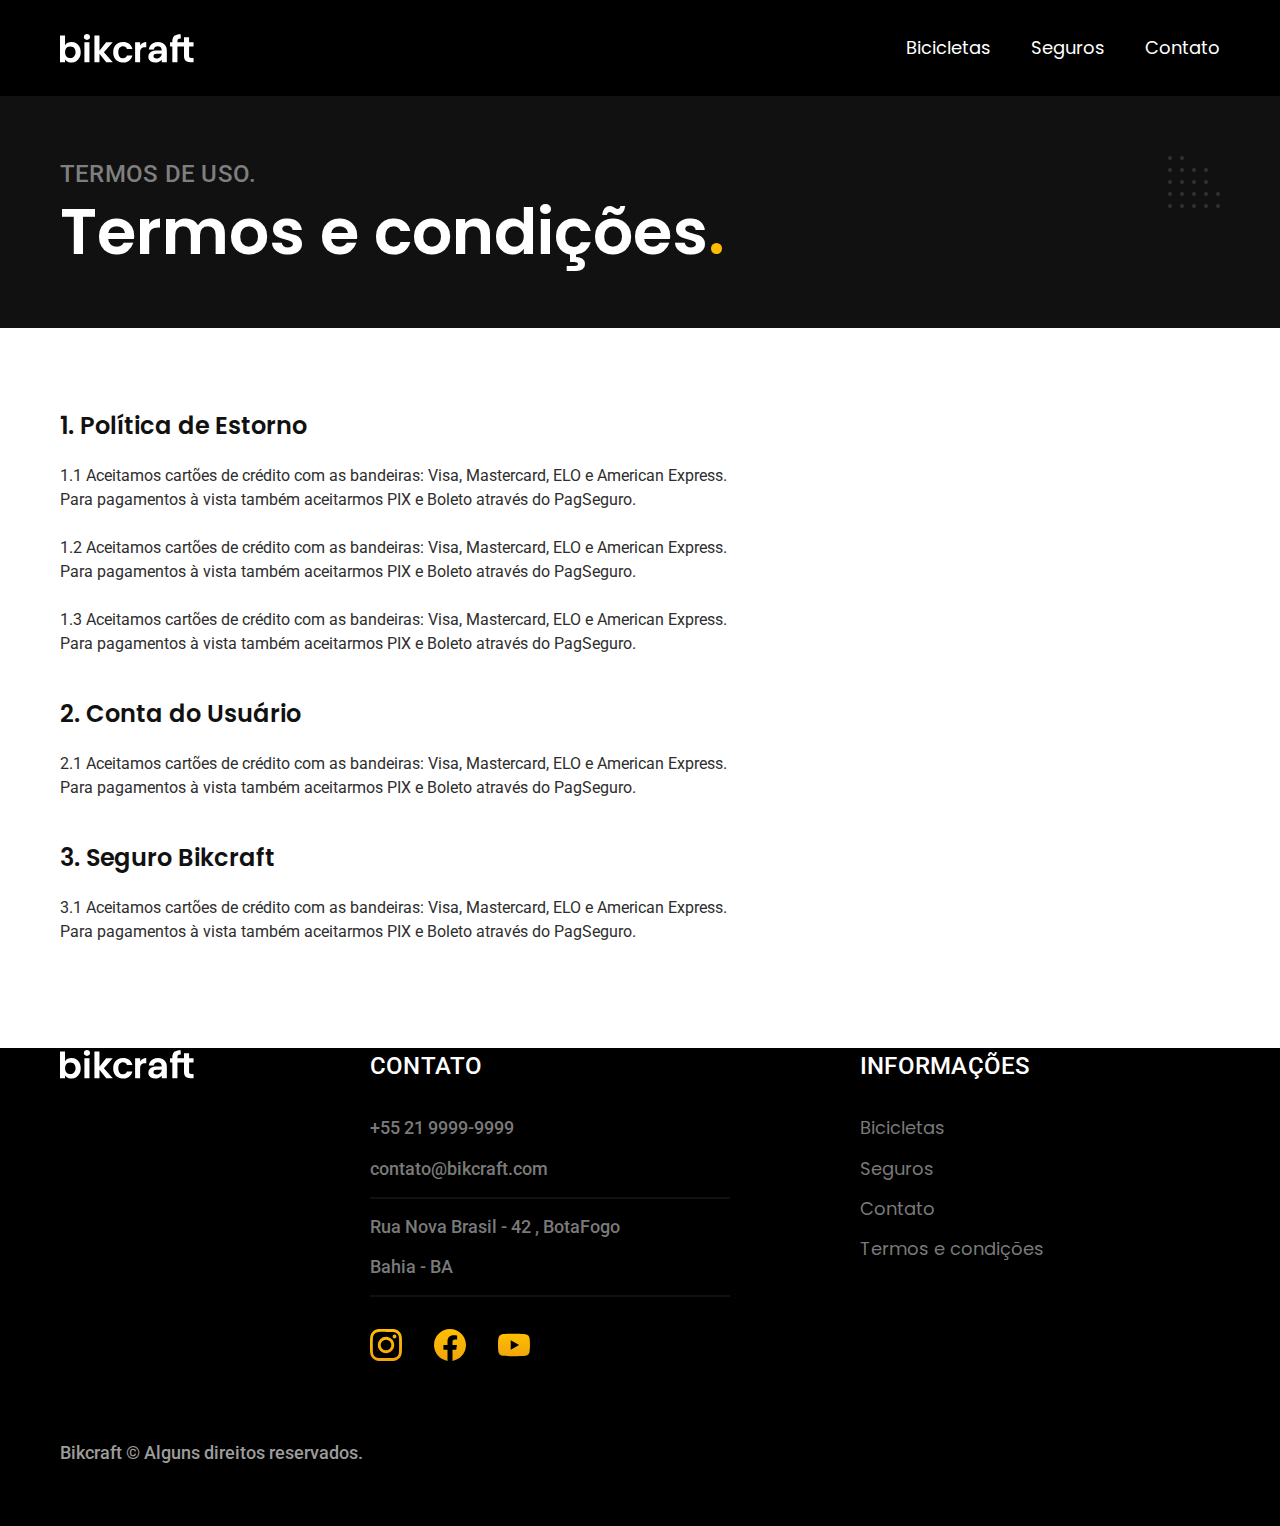
<file: termos.html>
<!DOCTYPE html>
<html lang="pt-br">
  <head>
    <meta charset="UTF-8" />
    <meta http-equiv="X-UA-Compatible" content="IE=edge" />
    <meta name="viewport" content="width=device-width, initial-scale=1.0" />
    <title>Termos e condições Bikcraft</title>
    <link rel="stylesheet" href="/css/style.css" />
    <link rel="preload" href="/css/style.css" />

    <link rel="preconnect" href="https://fonts.googleapis.com" />
    <link rel="preconnect" href="https://fonts.gstatic.com" crossorigin />
    <link
      href="https://fonts.googleapis.com/css2?family=Poppins:wght@400;600&family=Roboto:wght@400;500&display=swap"
      rel="stylesheet"
    />
    <meta name="description" content="Termos e condições." />
    <link rel="preconnect" href="https://fonts.googleapis.com" />
    <link rel="preconnect" href="https://fonts.gstatic.com" crossorigin />
    <link
      href="https://fonts.googleapis.com/css2?family=Merriweather:ital,wght@1,900&family=Poppins:wght@400;600&family=Roboto:wght@400;500&display=swap"
      rel="stylesheet"
    />
  </head>
  <body id="termos">
    <header class="header-bg">
      <div class="header container">
        <a href="./index.html"
          ><img src="/img/bikcraft.svg" alt="bikcraft"
        /></a>

        <nav aria-label="primária">
          <ul class="header-menu font-1-m cor-0">
            <li><a href="./bicicletas.html">Bicicletas</a></li>
            <li><a href="./seguros.html">Seguros</a></li>
            <li><a href="./contato.html">Contato</a></li>
          </ul>
        </nav>
      </div>
    </header>

    <main>
      <div class="titulo-bg">
        <div class="titulo container">
          <p class="font-2-l-b cor-5">Termos de uso.</p>
          <h1 class="font-1-xxl cor-0">
            Termos e condições<span class="cor-p1">.</span>
          </h1>
        </div>
      </div>

      <div class="termos font-2-s cor-10 container">
        <h2 class="font-1-l cor-11">1. Política de Estorno</h2>
        <p>
          1.1 Aceitamos cartões de crédito com as bandeiras: Visa, Mastercard,
          ELO e American Express. Para pagamentos à vista também aceitarmos PIX
          e Boleto através do PagSeguro.
        </p>
        <p>
          1.2 Aceitamos cartões de crédito com as bandeiras: Visa, Mastercard,
          ELO e American Express. Para pagamentos à vista também aceitarmos PIX
          e Boleto através do PagSeguro.
        </p>
        <p>
          1.3 Aceitamos cartões de crédito com as bandeiras: Visa, Mastercard,
          ELO e American Express. Para pagamentos à vista também aceitarmos PIX
          e Boleto através do PagSeguro.
        </p>
        <h2 class="font-1-l cor-11">2. Conta do Usuário</h2>
        <p>
          2.1 Aceitamos cartões de crédito com as bandeiras: Visa, Mastercard,
          ELO e American Express. Para pagamentos à vista também aceitarmos PIX
          e Boleto através do PagSeguro.
        </p>
        <h2 class="font-1-l cor-11">3. Seguro Bikcraft</h2>
        <p>
          3.1 Aceitamos cartões de crédito com as bandeiras: Visa, Mastercard,
          ELO e American Express. Para pagamentos à vista também aceitarmos PIX
          e Boleto através do PagSeguro.
        </p>
      </div>
    </main>

    <footer class="footer-bg">
      <div class="footer container">
        <img src="./img/bikcraft.svg" alt="Bikcraft" />
        <div class="footer-contato">
          <h3 class="font-2-l-b cor-0">Contato</h3>
          <ul class="font-2-m cor-5">
            <li><a href="tel:+552199999999">+55 21 9999-9999</a></li>
            <li>
              <a href="mailto:contato@bikcraft.com">contato@bikcraft.com</a>
            </li>
            <li>Rua Nova Brasil - 42 , BotaFogo</li>
            <li>Bahia - BA</li>
          </ul>
          <div class="footer-redes">
            <a href="#">
              <img src="/img/redes/instagram-p.svg" alt="instagram" />
            </a>
            <a href="#">
              <img src="/img/redes/facebook-p.svg" alt="facebook" />
            </a>
            <a href="#">
              <img src="/img/redes/youtube-p.svg" alt="youtube" />
            </a>
          </div>
        </div>
        <div class="footer-informacoes">
          <h3 class="font-2-l-b cor-0">informações</h3>
          <nav>
            <ul class="font-1-m cor-5">
              <li><a href="./bicicletas.html">Bicicletas</a></li>
              <li><a href="./seguros.html">Seguros</a></li>
              <li><a href="./contato.html">Contato</a></li>
              <li><a href="./termos.html">Termos e condições</a></li>
            </ul>
          </nav>
        </div>
        <p class="footer-copy font-2-m cor-6">
          Bikcraft © Alguns direitos reservados.
        </p>
      </div>
    </footer>
  </body>
</html>
</file>
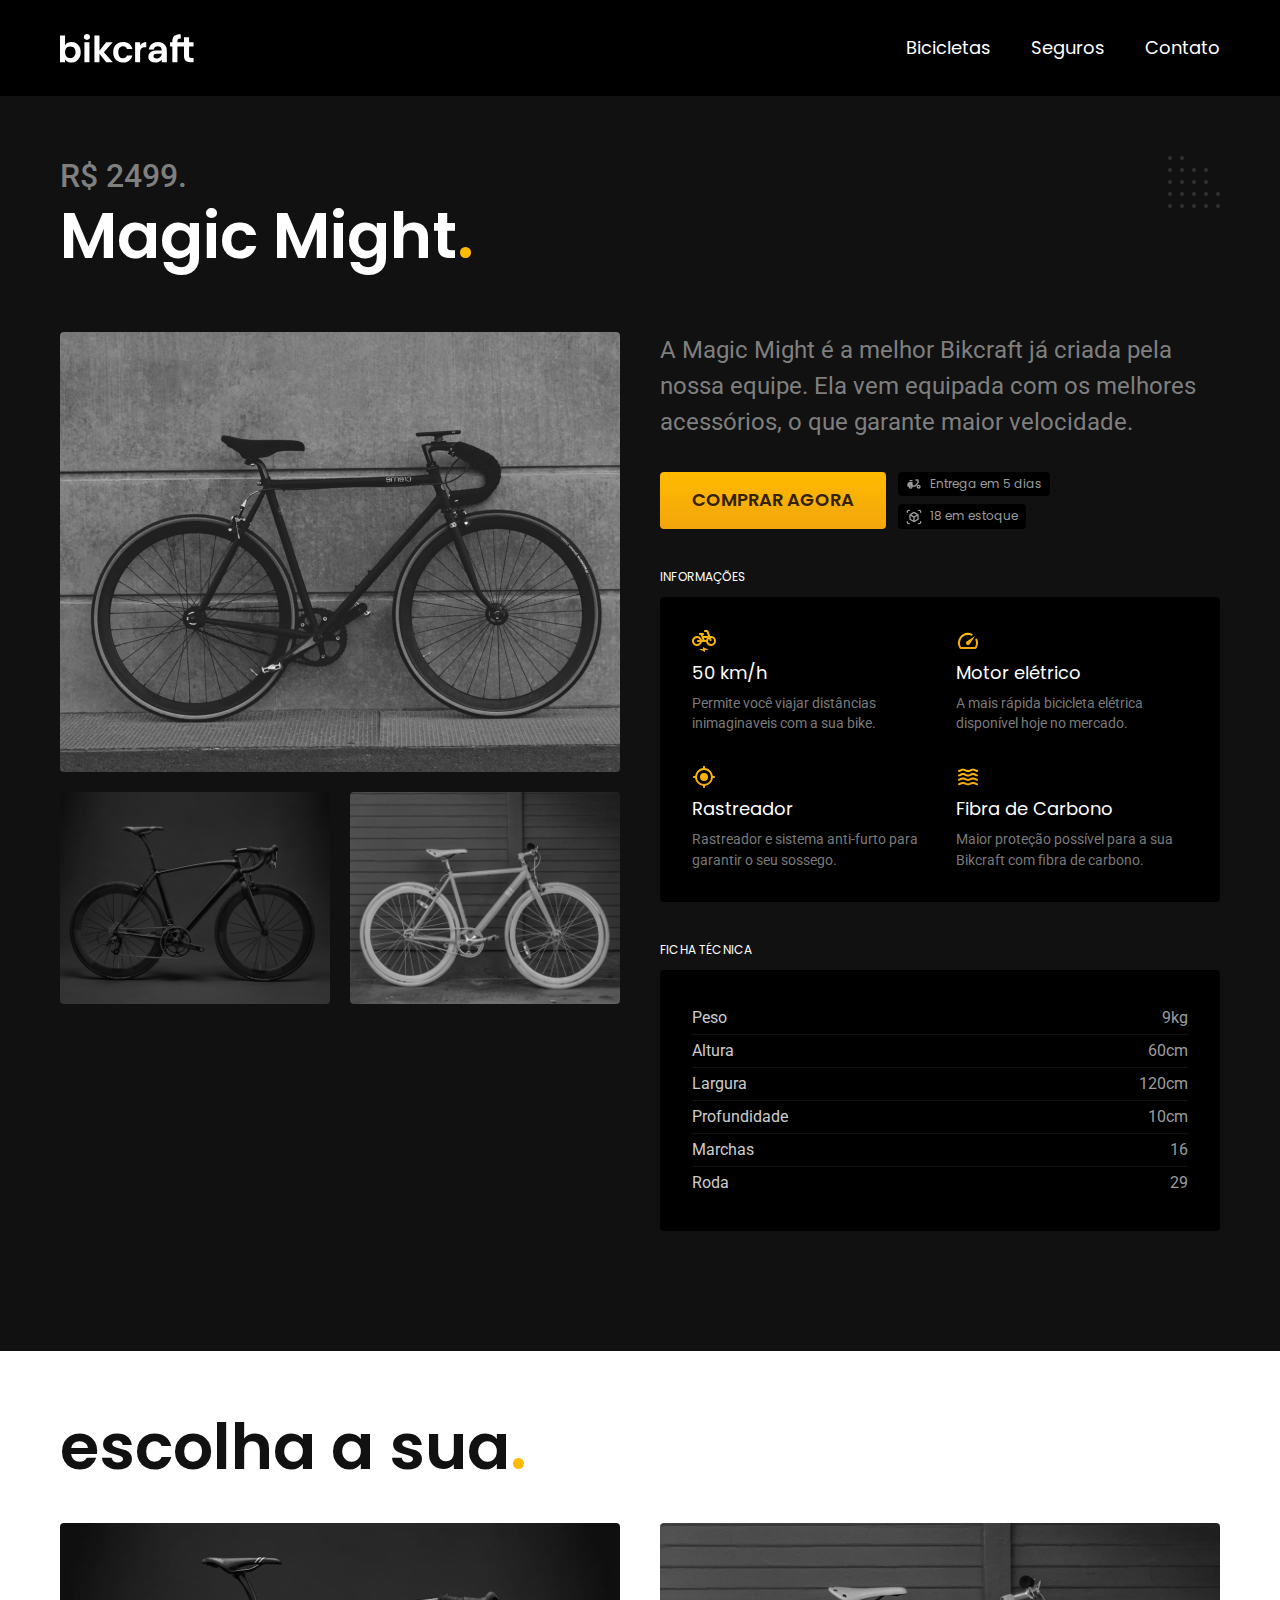
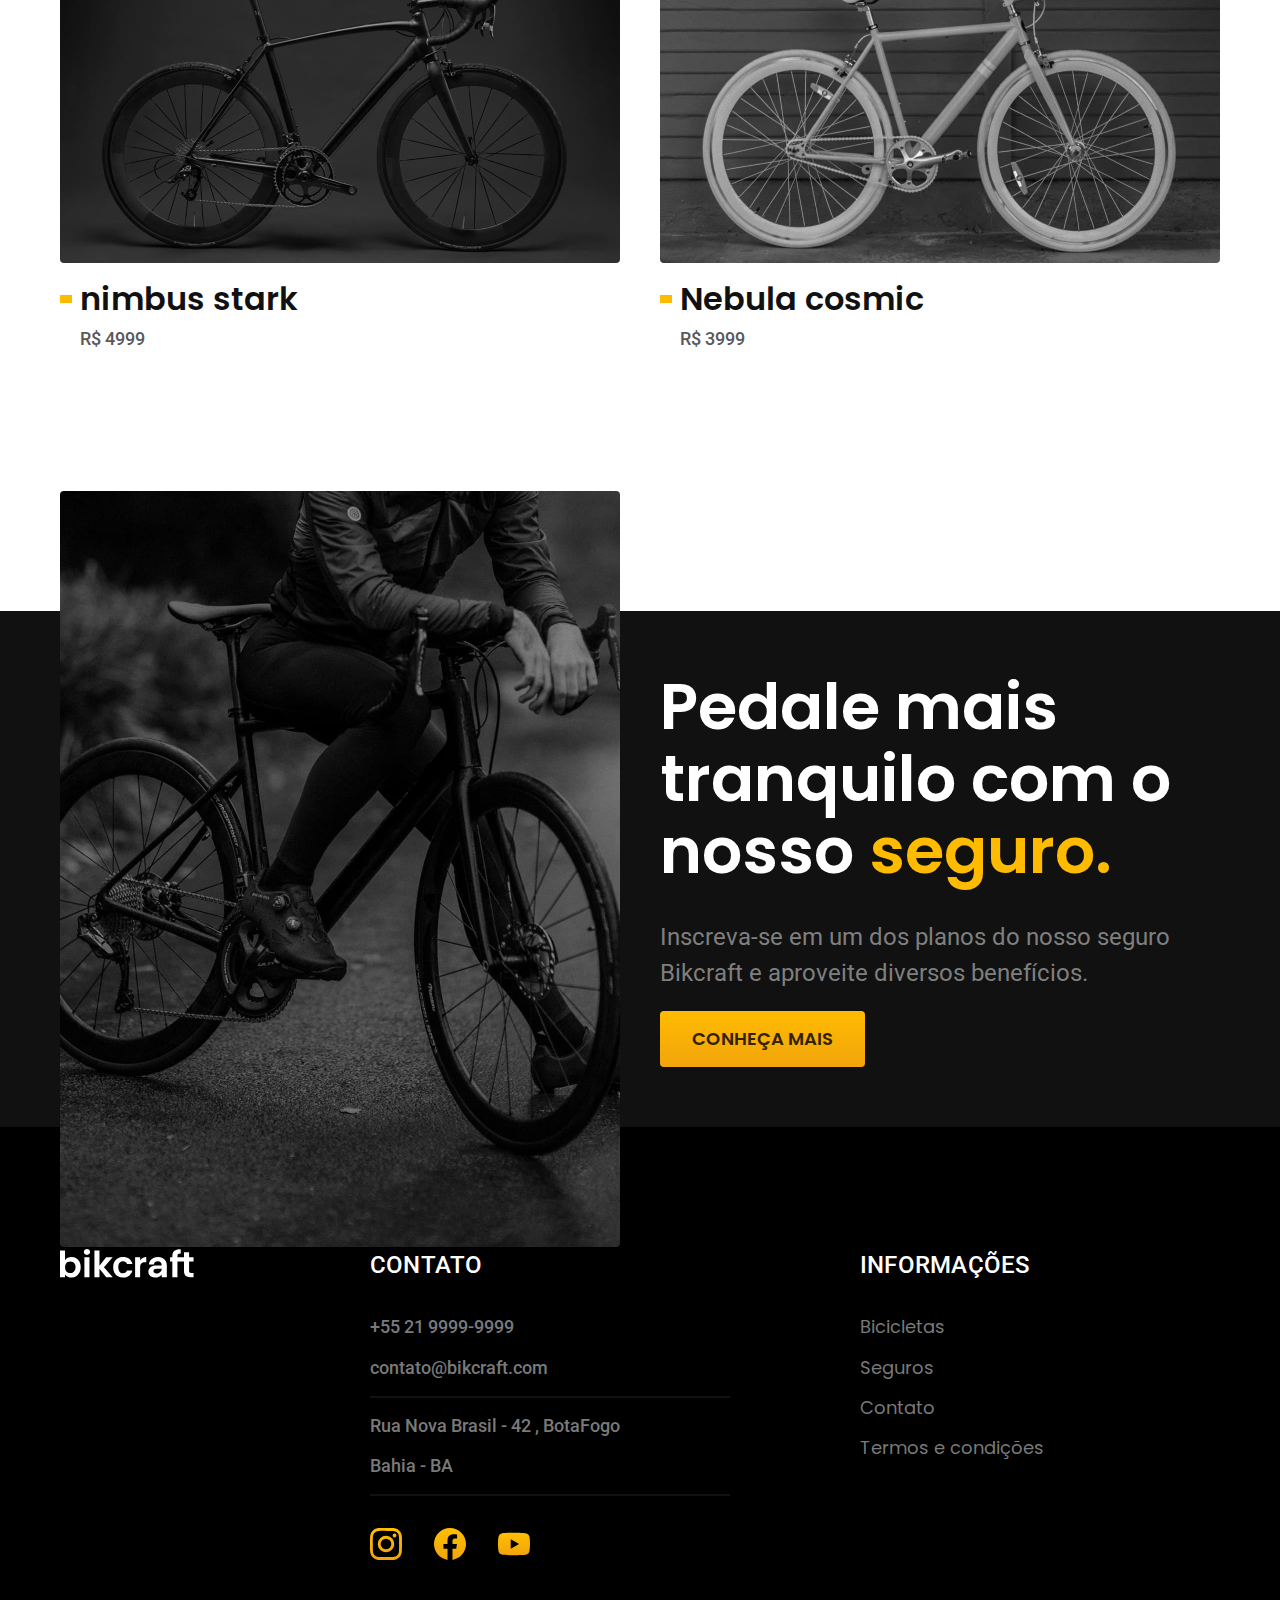
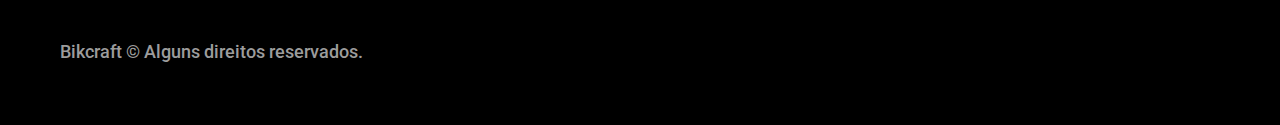
<file: bicicletas/magic.html>
<!DOCTYPE html>
<html lang="pt-br">
  <head>
    <meta charset="UTF-8" />
    <meta http-equiv="X-UA-Compatible" content="IE=edge" />
    <meta name="viewport" content="width=device-width, initial-scale=1.0" />
    <title>Magic</title>
    <link rel="stylesheet" href="../css/style.css" />

    <link rel="preconnect" href="https://fonts.googleapis.com" />
    <link rel="preconnect" href="https://fonts.gstatic.com" crossorigin />
    <link
      href="https://fonts.googleapis.com/css2?family=Poppins:wght@400;600&family=Roboto:wght@400;500&display=swap"
      rel="stylesheet"
    />
    <meta name="description" content="Termos e condições." />
    <link rel="preconnect" href="https://fonts.googleapis.com" />
    <link rel="preconnect" href="https://fonts.gstatic.com" crossorigin />
    <link
      href="https://fonts.googleapis.com/css2?family=Merriweather:ital,wght@1,900&family=Poppins:wght@400;600&family=Roboto:wght@400;500&display=swap"
      rel="stylesheet"
    />
  </head>
  <body id="bicicleta">
    <header class="header-bg">
      <div class="header container">
        <a href="../index.html"
          ><img src="/img/bikcraft.svg" alt="bikcraft"
        /></a>

        <nav aria-label="primária">
          <ul class="header-menu font-1-m cor-0">
            <li><a href="../bicicletas.html">Bicicletas</a></li>
            <li><a href="../seguros.html">Seguros</a></li>
            <li><a href="../contato.html">Contato</a></li>
          </ul>
        </nav>
      </div>
    </header>

    <main class="titulo-bg">
      <div>
        <div class="titulo container">
          <p class="font-2-xl cor-5">R$ 2499.</p>
          <h1 class="font-1-xxl cor-0">
            Magic Might<span class="cor-p1">.</span>
          </h1>
        </div>
      </div>
      <div class="bicicleta container">
        <div class="bicicleta-imagens">
          <img src="../img/bicicleta/nimbus2.jpg" alt="" />
          <img src="../img/bicicleta/nimbus1.jpg" alt="" />
          <img src="../img/bicicleta/nimbus3.jpg" alt="" />
        </div>
        <div class="bicicleta-conteudo">
          <p class="font-2-l cor-5">
            A Magic Might é a melhor Bikcraft já criada pela nossa equipe. Ela
            vem equipada com os melhores acessórios, o que garante maior
            velocidade.
          </p>
          <div class="bicicleta-comprar">
            <a class="botao" href="../orcamento.html">Comprar agora</a>
            <span class="font-1-xs cor-6"
              ><img src="../img/icones/entrega.svg" alt="" /> Entrega em 5
              dias</span
            >
            <span class="font-1-xs cor-6"
              ><img src="../img/icones/estoque.svg" alt="" /> 18 em
              estoque</span
            >
          </div>

          <h2 class="font-1-xs cor-0">informações</h2>
          <ul class="bicicletas-informacoes">
            <li>
              <img src="../img/icones/eletrica.svg" alt="" />
              <h3 class="font-1-m cor-0">50 km/h</h3>
              <p class="font-2-xs cor-5">
                Permite você viajar distâncias inimaginaveis com a sua bike.
              </p>
            </li>
            <li>
              <img src="../img/icones/velocidade.svg" alt="" />
              <h3 class="font-1-m cor-0">Motor elétrico</h3>
              <p class="font-2-xs cor-5">
                A mais rápida bicicleta elétrica disponível hoje no mercado.
              </p>
            </li>
            <li>
              <img src="../img/icones/rastreador.svg" alt="" />
              <h3 class="font-1-m cor-0">Rastreador</h3>
              <p class="font-2-xs cor-5">
                Rastreador e sistema anti-furto para garantir o seu sossego.
              </p>
            </li>
            <li>
              <img src="../img/icones/carbono.svg" alt="" />
              <h3 class="font-1-m cor-0">Fibra de Carbono</h3>
              <p class="font-2-xs cor-5">
                Maior proteção possível para a sua Bikcraft com fibra de
                carbono.
              </p>
            </li>
          </ul>
          <h2 class="font-1-xs cor-0">Ficha Técnica</h2>

          <ul class="bicicletas-ficha font-2-s cor-4">
            <li>Peso <span>9kg</span></li>
            <li>Altura <span>60cm</span></li>
            <li>Largura <span>120cm</span></li>
            <li>Profundidade <span>10cm</span></li>
            <li>Marchas <span>16</span></li>
            <li>Roda <span>29</span></li>
          </ul>
        </div>
      </div>
    </main>

    <article class="bicicletas-lista container">
      <h2 class="font-1-xxl">escolha a sua<span class="cor-p1">.</span></h2>

      <ul>
        <a href="./magic.html">
          <li>
            <img src="../img/bicicletas/nimbus.jpg" alt="bicicleta preta" />
            <h3 class="font-1-xl">nimbus stark</h3>
            <span class="font-2-m cor-8">R$ 4999</span>
          </li>
        </a>

        <a href="./nebula.html">
          <li>
            <img src="../img/bicicletas/nebula.jpg" alt="bicicleta preta" />
            <h3 class="font-1-xl">Nebula cosmic</h3>
            <span class="font-2-m cor-8">R$ 3999</span>
          </li>
        </a>
      </ul>
    </article>
    <article class="seguro-bg">
      <div class="seguro container">
        <div class="seguro-imagem">
          <img
            src="../img/fotos/seguros.jpg"
            alt="pessoa parada em cima de uma bicicleta"
          />
        </div>
        <div class="seguro-conteudo">
          <h2 class="font-1-xxl cor-0">
            Pedale mais tranquilo com o nosso
            <span class="cor-p1">seguro.</span>
          </h2>
          <p class="font-2-l cor-5">
            Inscreva-se em um dos planos do nosso seguro Bikcraft e aproveite
            diversos benefícios.
          </p>
          <a class="botao" href="../seguros.html">Conheça mais</a>
        </div>
      </div>
    </article>

    <footer class="footer-bg">
      <div class="footer container">
        <img src="../img/bikcraft.svg" alt="Bikcraft" />
        <div class="footer-contato">
          <h3 class="font-2-l-b cor-0">Contato</h3>
          <ul class="font-2-m cor-5">
            <li><a href="tel:+552199999999">+55 21 9999-9999</a></li>
            <li>
              <a href="mailto:contato@bikcraft.com">contato@bikcraft.com</a>
            </li>
            <li>Rua Nova Brasil - 42 , BotaFogo</li>
            <li>Bahia - BA</li>
          </ul>
          <div class="footer-redes">
            <a href="#">
              <img src="../img/redes/instagram-p.svg" alt="instagram" />
            </a>
            <a href="#">
              <img src="../img/redes/facebook-p.svg" alt="facebook" />
            </a>
            <a href="#">
              <img src="../img/redes/youtube-p.svg" alt="youtube" />
            </a>
          </div>
        </div>
        <div class="footer-informacoes">
          <h3 class="font-2-l-b cor-0">informações</h3>
          <nav>
            <ul class="font-1-m cor-5">
              <li><a href="../bicicletas.html">Bicicletas</a></li>
              <li><a href="../seguros.html">Seguros</a></li>
              <li><a href="../contato.html">Contato</a></li>
              <li><a href="../termos.html">Termos e condições</a></li>
            </ul>
          </nav>
        </div>
        <p class="footer-copy font-2-m cor-6">
          Bikcraft © Alguns direitos reservados.
        </p>
      </div>
    </footer>
  </body>
</html>
</file>
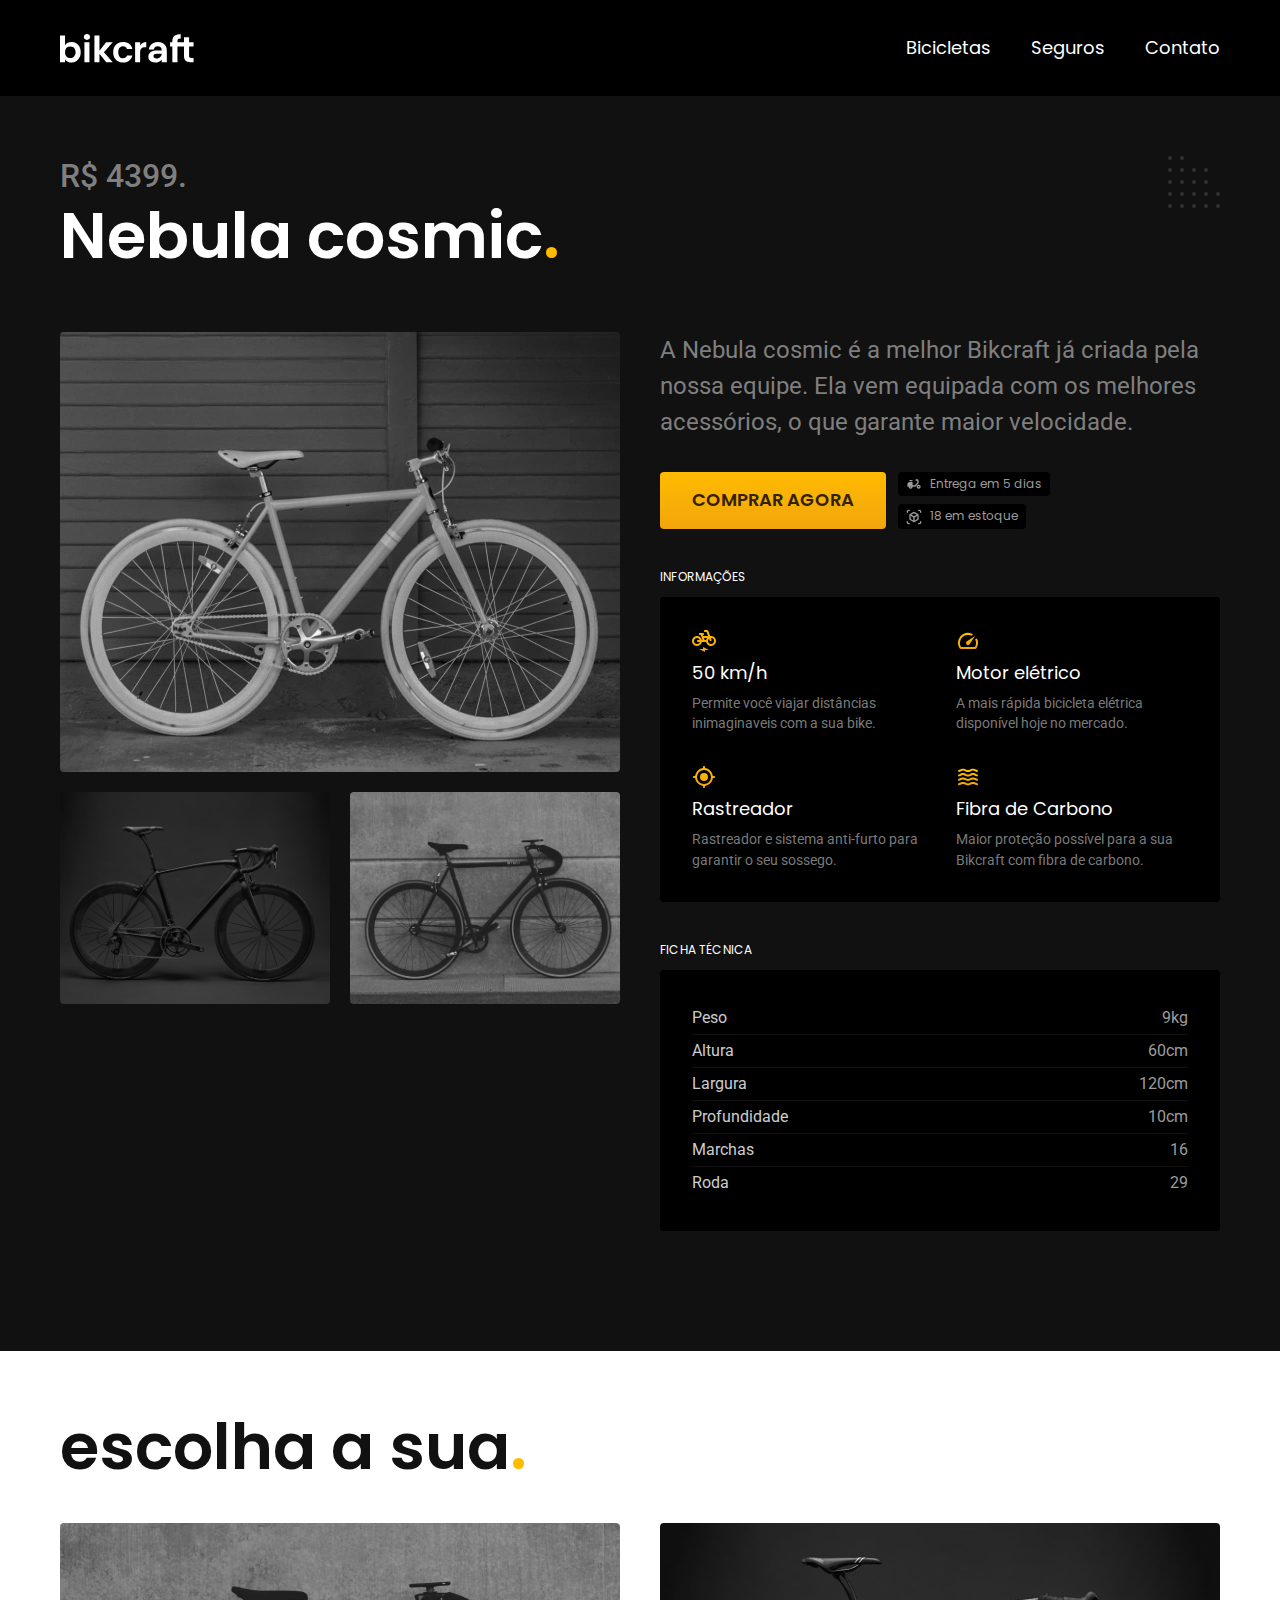
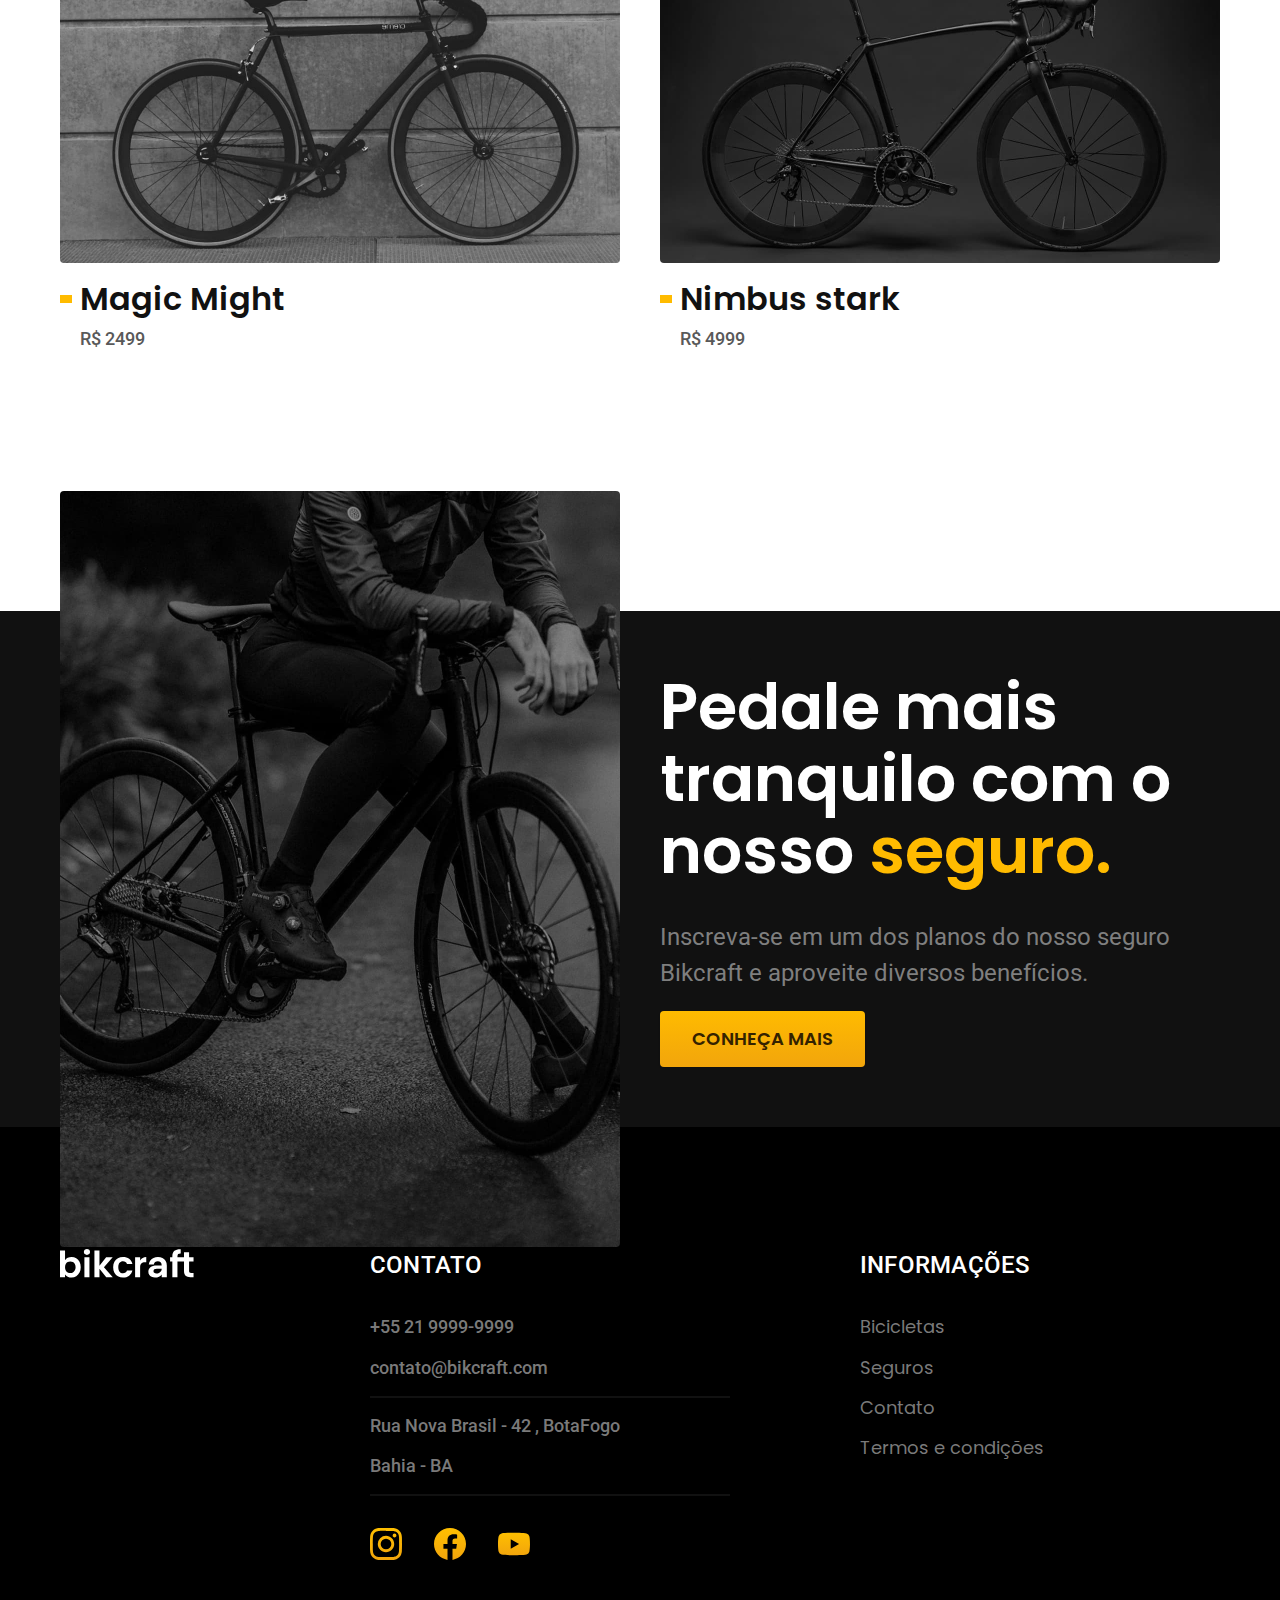
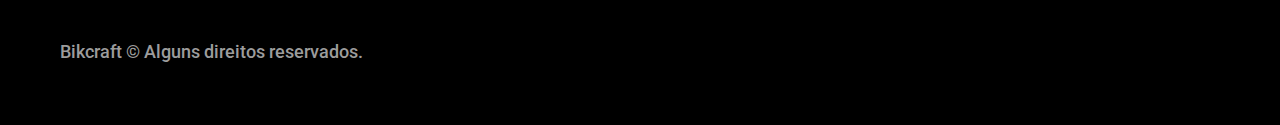
<file: bicicletas/nebula.html>
<!DOCTYPE html>
<html lang="pt-br">
  <head>
    <meta charset="UTF-8" />
    <meta http-equiv="X-UA-Compatible" content="IE=edge" />
    <meta name="viewport" content="width=device-width, initial-scale=1.0" />
    <title>Nebula</title>
    <link rel="stylesheet" href="../css/style.css" />

    <link rel="preconnect" href="https://fonts.googleapis.com" />
    <link rel="preconnect" href="https://fonts.gstatic.com" crossorigin />
    <link
      href="https://fonts.googleapis.com/css2?family=Poppins:wght@400;600&family=Roboto:wght@400;500&display=swap"
      rel="stylesheet"
    />
    <meta name="description" content="Termos e condições." />
    <link rel="preconnect" href="https://fonts.googleapis.com" />
    <link rel="preconnect" href="https://fonts.gstatic.com" crossorigin />
    <link
      href="https://fonts.googleapis.com/css2?family=Merriweather:ital,wght@1,900&family=Poppins:wght@400;600&family=Roboto:wght@400;500&display=swap"
      rel="stylesheet"
    />
  </head>
  <body id="bicicleta">
    <header class="header-bg">
      <div class="header container">
        <a href="../index.html"
          ><img src="/img/bikcraft.svg" alt="bikcraft"
        /></a>

        <nav aria-label="primária">
          <ul class="header-menu font-1-m cor-0">
            <li><a href="../bicicletas.html">Bicicletas</a></li>
            <li><a href="../seguros.html">Seguros</a></li>
            <li><a href="../contato.html">Contato</a></li>
          </ul>
        </nav>
      </div>
    </header>

    <main class="titulo-bg">
      <div>
        <div class="titulo container">
          <p class="font-2-xl cor-5">R$ 4399.</p>
          <h1 class="font-1-xxl cor-0">
            Nebula cosmic<span class="cor-p1">.</span>
          </h1>
        </div>
      </div>
      <div class="bicicleta container">
        <div class="bicicleta-imagens">
          <img src="../img/bicicleta/nimbus3.jpg" alt="" />
          <img src="../img/bicicleta/nimbus1.jpg" alt="" />
          <img src="../img/bicicleta/nimbus2.jpg" alt="" />
        </div>
        <div class="bicicleta-conteudo">
          <p class="font-2-l cor-5">
            A  Nebula cosmic é a melhor Bikcraft já criada pela nossa equipe. Ela
            vem equipada com os melhores acessórios, o que garante maior
            velocidade.
          </p>
          <div class="bicicleta-comprar">
            <a class="botao" href="../orcamento.html">Comprar agora</a>
            <span class="font-1-xs cor-6"
              ><img src="../img/icones/entrega.svg" alt="" /> Entrega em 5
              dias</span
            >
            <span class="font-1-xs cor-6"
              ><img src="../img/icones/estoque.svg" alt="" /> 18 em
              estoque</span
            >
          </div>

          <h2 class="font-1-xs cor-0">informações</h2>
          <ul class="bicicletas-informacoes">
            <li>
              <img src="../img/icones/eletrica.svg" alt="" />
              <h3 class="font-1-m cor-0">50 km/h</h3>
              <p class="font-2-xs cor-5">
                Permite você viajar distâncias inimaginaveis com a sua bike.
              </p>
            </li>
            <li>
              <img src="../img/icones/velocidade.svg" alt="" />
              <h3 class="font-1-m cor-0">Motor elétrico</h3>
              <p class="font-2-xs cor-5">
                A mais rápida bicicleta elétrica disponível hoje no mercado.
              </p>
            </li>
            <li>
              <img src="../img/icones/rastreador.svg" alt="" />
              <h3 class="font-1-m cor-0">Rastreador</h3>
              <p class="font-2-xs cor-5">
                Rastreador e sistema anti-furto para garantir o seu sossego.
              </p>
            </li>
            <li>
              <img src="../img/icones/carbono.svg" alt="" />
              <h3 class="font-1-m cor-0">Fibra de Carbono</h3>
              <p class="font-2-xs cor-5">
                Maior proteção possível para a sua Bikcraft com fibra de
                carbono.
              </p>
            </li>
          </ul>
          <h2 class="font-1-xs cor-0">Ficha Técnica</h2>

          <ul class="bicicletas-ficha font-2-s cor-4">
            <li>Peso <span>9kg</span></li>
            <li>Altura <span>60cm</span></li>
            <li>Largura <span>120cm</span></li>
            <li>Profundidade <span>10cm</span></li>
            <li>Marchas <span>16</span></li>
            <li>Roda <span>29</span></li>
          </ul>
        </div>
      </div>
    </main>

    <article class="bicicletas-lista container">
      <h2 class="font-1-xxl">escolha a sua<span class="cor-p1">.</span></h2>

      <ul>
        <a href="./magic.html">
          <li>
            <img src="../img/bicicletas/magic.jpg" alt="bicicleta preta" />
            <h3 class="font-1-xl">Magic Might</h3>
            <span class="font-2-m cor-8">R$ 2499</span>
          </li>
        </a>

        <a href="./nimbus.html">
          <li>
            <img src="../img/bicicletas/nimbus.jpg" alt="bicicleta preta" />
            <h3 class="font-1-xl">Nimbus stark</h3>
            <span class="font-2-m cor-8">R$ 4999</span>
          </li>
        </a>
      </ul>
    </article>
    <article class="seguro-bg">
      <div class="seguro container">
        <div class="seguro-imagem">
          <img
            src="../img/fotos/seguros.jpg"
            alt="pessoa parada em cima de uma bicicleta"
          />
        </div>
        <div class="seguro-conteudo">
          <h2 class="font-1-xxl cor-0">
            Pedale mais tranquilo com o nosso
            <span class="cor-p1">seguro.</span>
          </h2>
          <p class="font-2-l cor-5">
            Inscreva-se em um dos planos do nosso seguro Bikcraft e aproveite
            diversos benefícios.
          </p>
          <a class="botao" href="../seguros.html">Conheça mais</a>
        </div>
      </div>
    </article>

    <footer class="footer-bg">
      <div class="footer container">
        <img src="../img/bikcraft.svg" alt="Bikcraft" />
        <div class="footer-contato">
          <h3 class="font-2-l-b cor-0">Contato</h3>
          <ul class="font-2-m cor-5">
            <li><a href="tel:+552199999999">+55 21 9999-9999</a></li>
            <li>
              <a href="mailto:contato@bikcraft.com">contato@bikcraft.com</a>
            </li>
            <li>Rua Nova Brasil - 42 , BotaFogo</li>
            <li>Bahia - BA</li>
          </ul>
          <div class="footer-redes">
            <a href="#">
              <img src="../img/redes/instagram-p.svg" alt="instagram" />
            </a>
            <a href="#">
              <img src="../img/redes/facebook-p.svg" alt="facebook" />
            </a>
            <a href="#">
              <img src="../img/redes/youtube-p.svg" alt="youtube" />
            </a>
          </div>
        </div>
        <div class="footer-informacoes">
          <h3 class="font-2-l-b cor-0">informações</h3>
          <nav>
            <ul class="font-1-m cor-5">
              <li><a href="../bicicletas.html">Bicicletas</a></li>
              <li><a href="../seguros.html">Seguros</a></li>
              <li><a href="../contato.html">Contato</a></li>
              <li><a href="../termos.html">Termos e condições</a></li>
            </ul>
          </nav>
        </div>
        <p class="footer-copy font-2-m cor-6">
          Bikcraft © Alguns direitos reservados.
        </p>
      </div>
    </footer>
  </body>
</html>
</file>
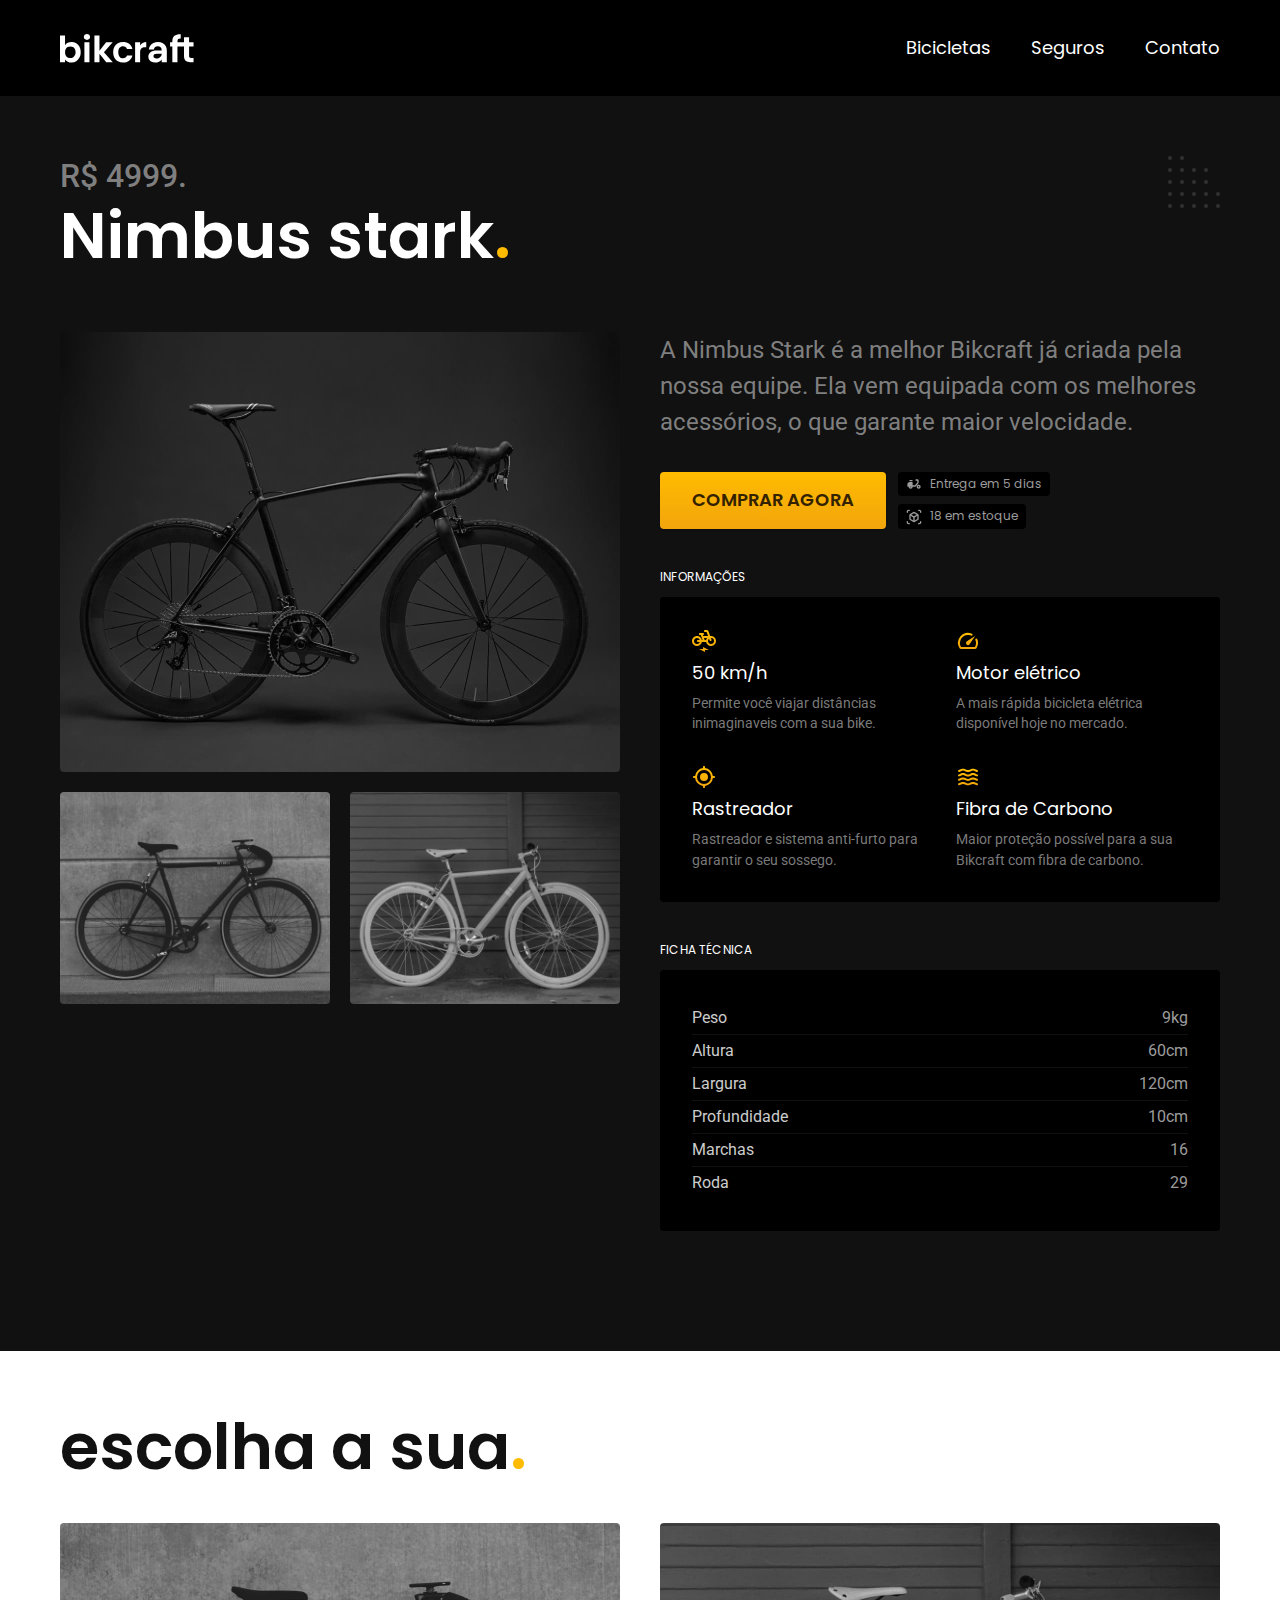
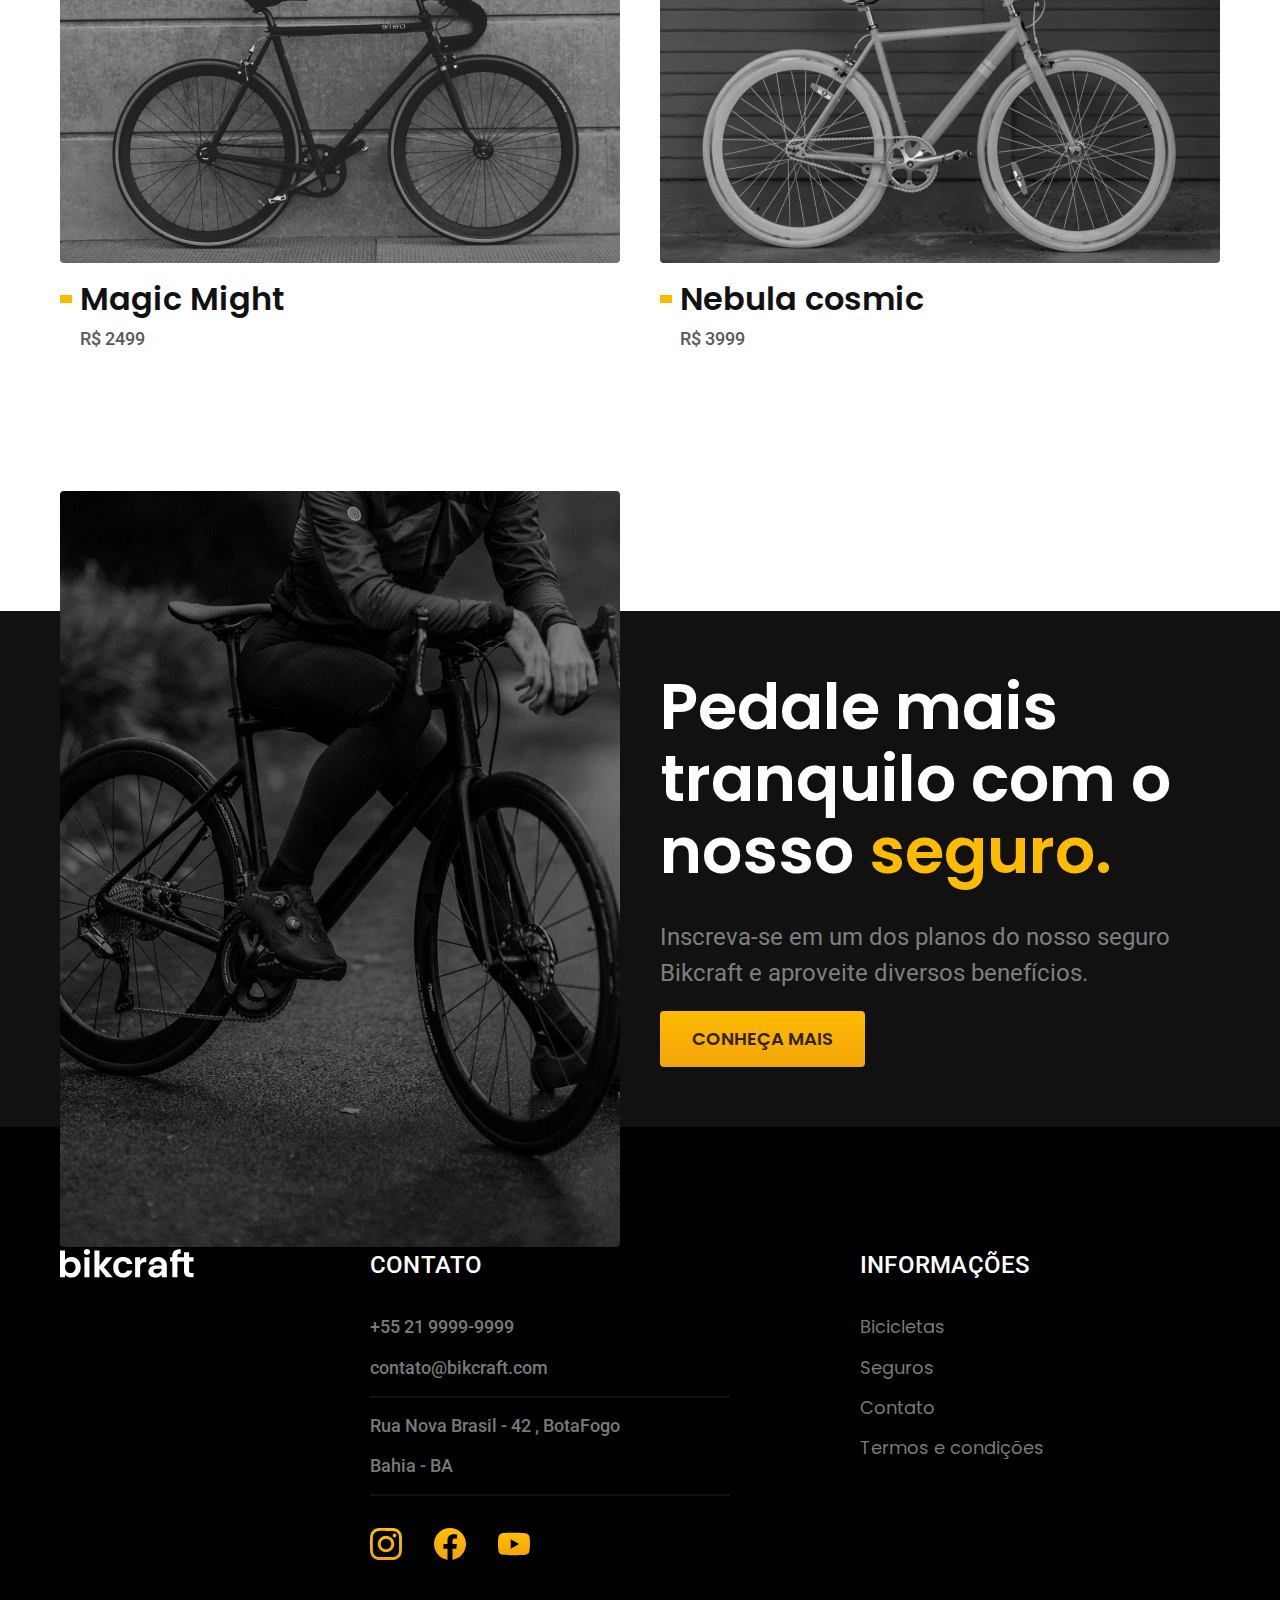
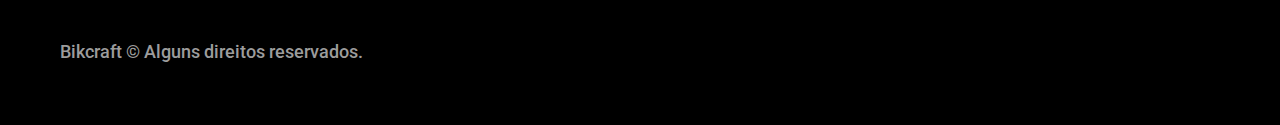
<file: bicicletas/nimbus.html>
<!DOCTYPE html>
<html lang="pt-br">
  <head>
    <meta charset="UTF-8" />
    <meta http-equiv="X-UA-Compatible" content="IE=edge" />
    <meta name="viewport" content="width=device-width, initial-scale=1.0" />
    <title>Nimbus</title>
    <link rel="stylesheet" href="../css/style.css" />

    <link rel="preconnect" href="https://fonts.googleapis.com" />
    <link rel="preconnect" href="https://fonts.gstatic.com" crossorigin />
    <link
      href="https://fonts.googleapis.com/css2?family=Poppins:wght@400;600&family=Roboto:wght@400;500&display=swap"
      rel="stylesheet"
    />
    <meta name="description" content="Termos e condições." />
    <link rel="preconnect" href="https://fonts.googleapis.com" />
    <link rel="preconnect" href="https://fonts.gstatic.com" crossorigin />
    <link
      href="https://fonts.googleapis.com/css2?family=Merriweather:ital,wght@1,900&family=Poppins:wght@400;600&family=Roboto:wght@400;500&display=swap"
      rel="stylesheet"
    />
  </head>
  <body id="bicicleta">
    <header class="header-bg">
      <div class="header container">
        <a href="../index.html"
          ><img src="/img/bikcraft.svg" alt="bikcraft"
        /></a>

        <nav aria-label="primária">
          <ul class="header-menu font-1-m cor-0">
            <li><a href="../bicicletas.html">Bicicletas</a></li>
            <li><a href="../seguros.html">Seguros</a></li>
            <li><a href="../contato.html">Contato</a></li>
          </ul>
        </nav>
      </div>
    </header>

    <main class="titulo-bg">
      <div>
        <div class="titulo container">
          <p class="font-2-xl cor-5">R$ 4999.</p>
          <h1 class="font-1-xxl cor-0">
            Nimbus stark<span class="cor-p1">.</span>
          </h1>
        </div>
      </div>
      <div class="bicicleta container">
        <div class="bicicleta-imagens">
          <img src="../img/bicicleta/nimbus1.jpg" alt="" />
          <img src="../img/bicicleta/nimbus2.jpg" alt="" />
          <img src="../img/bicicleta/nimbus3.jpg" alt="" />
        </div>
        <div class="bicicleta-conteudo">
          <p class="font-2-l cor-5">
            A Nimbus Stark é a melhor Bikcraft já criada pela nossa equipe. Ela
            vem equipada com os melhores acessórios, o que garante maior
            velocidade.
          </p>
          <div class="bicicleta-comprar">
            <a class="botao" href="../orcamento.html">Comprar agora</a>
            <span class="font-1-xs cor-6"
              ><img src="../img/icones/entrega.svg" alt="" /> Entrega em 5
              dias</span
            >
            <span class="font-1-xs cor-6"
              ><img src="../img/icones/estoque.svg" alt="" /> 18 em
              estoque</span
            >
          </div>

          <h2 class="font-1-xs cor-0">informações</h2>
          <ul class="bicicletas-informacoes">
            <li>
              <img src="../img/icones/eletrica.svg" alt="" />
              <h3 class="font-1-m cor-0">50 km/h</h3>
              <p class="font-2-xs cor-5">
                Permite você viajar distâncias inimaginaveis com a sua bike.
              </p>
            </li>
            <li>
              <img src="../img/icones/velocidade.svg" alt="" />
              <h3 class="font-1-m cor-0">Motor elétrico</h3>
              <p class="font-2-xs cor-5">
                A mais rápida bicicleta elétrica disponível hoje no mercado.
              </p>
            </li>
            <li>
              <img src="../img/icones/rastreador.svg" alt="" />
              <h3 class="font-1-m cor-0">Rastreador</h3>
              <p class="font-2-xs cor-5">
                Rastreador e sistema anti-furto para garantir o seu sossego.
              </p>
            </li>
            <li>
              <img src="../img/icones/carbono.svg" alt="" />
              <h3 class="font-1-m cor-0">Fibra de Carbono</h3>
              <p class="font-2-xs cor-5">
                Maior proteção possível para a sua Bikcraft com fibra de
                carbono.
              </p>
            </li>
          </ul>
          <h2 class="font-1-xs cor-0">Ficha Técnica</h2>

          <ul class="bicicletas-ficha font-2-s cor-4">
            <li>Peso <span>9kg</span></li>
            <li>Altura <span>60cm</span></li>
            <li>Largura <span>120cm</span></li>
            <li>Profundidade <span>10cm</span></li>
            <li>Marchas <span>16</span></li>
            <li>Roda <span>29</span></li>
          </ul>
        </div>
      </div>
    </main>

    <article class="bicicletas-lista container">
      <h2 class="font-1-xxl">escolha a sua<span class="cor-p1">.</span></h2>

      <ul>
        <a href="./magic.html">
          <li>
            <img src="../img/bicicletas/magic.jpg" alt="bicicleta preta" />
            <h3 class="font-1-xl">Magic Might</h3>
            <span class="font-2-m cor-8">R$ 2499</span>
          </li>
        </a>

        <a href="./nebula.html">
          <li>
            <img src="../img/bicicletas/nebula.jpg" alt="bicicleta preta" />
            <h3 class="font-1-xl">Nebula cosmic</h3>
            <span class="font-2-m cor-8">R$ 3999</span>
          </li>
        </a>
      </ul>
    </article>
    <article class="seguro-bg">
      <div class="seguro container">
        <div class="seguro-imagem">
          <img
            src="../img/fotos/seguros.jpg"
            alt="pessoa parada em cima de uma bicicleta"
          />
        </div>
        <div class="seguro-conteudo">
          <h2 class="font-1-xxl cor-0">
            Pedale mais tranquilo com o nosso
            <span class="cor-p1">seguro.</span>
          </h2>
          <p class="font-2-l cor-5">
            Inscreva-se em um dos planos do nosso seguro Bikcraft e aproveite
            diversos benefícios.
          </p>
          <a class="botao" href="../seguros.html">Conheça mais</a>
        </div>
      </div>
    </article>

    <footer class="footer-bg">
      <div class="footer container">
        <img src="../img/bikcraft.svg" alt="Bikcraft" />
        <div class="footer-contato">
          <h3 class="font-2-l-b cor-0">Contato</h3>
          <ul class="font-2-m cor-5">
            <li><a href="tel:+552199999999">+55 21 9999-9999</a></li>
            <li>
              <a href="mailto:contato@bikcraft.com">contato@bikcraft.com</a>
            </li>
            <li>Rua Nova Brasil - 42 , BotaFogo</li>
            <li>Bahia - BA</li>
          </ul>
          <div class="footer-redes">
            <a href="#">
              <img src="../img/redes/instagram-p.svg" alt="instagram" />
            </a>
            <a href="#">
              <img src="../img/redes/facebook-p.svg" alt="facebook" />
            </a>
            <a href="#">
              <img src="../img/redes/youtube-p.svg" alt="youtube" />
            </a>
          </div>
        </div>
        <div class="footer-informacoes">
          <h3 class="font-2-l-b cor-0">informações</h3>
          <nav>
            <ul class="font-1-m cor-5">
              <li><a href="../bicicletas.html">Bicicletas</a></li>
              <li><a href="../seguros.html">Seguros</a></li>
              <li><a href="../contato.html">Contato</a></li>
              <li><a href="../termos.html">Termos e condições</a></li>
            </ul>
          </nav>
        </div>
        <p class="footer-copy font-2-m cor-6">
          Bikcraft © Alguns direitos reservados.
        </p>
      </div>
    </footer>
  </body>
</html>
</file>
<file: css/style.css>
@import "./global/global.css";
@import "./utilidades/tipografia.css";
@import "./utilidades/cores.css";

@import "./global/header.css";
@import "./global/footer.css";
/*utilidades*/
@import "./utilidades/componentes.css";

/*Home*/
@import "./home/introducao.css";
@import "./utilidades/formulario.css"; /*Bicicletas*/
@import "./bicicletas/bicicletas-lista.css";
@import "./bicicletas/bicicletas.css";
/*Tecnologia*/
@import "./home/tecnologia.css";

@import "../css/orcamento/orcamento.css";

@import "./contato/contato.css";
@import "./contato/lojas.css"; /*Parceiros*/
@import "./home/parceiros.css";
@import "./home/depoimento.css";
@import "./seguros/seguros.css";

@import "./termos/termos.css";
@import "./seguros/vantagens.css";
@import "./seguros/perguntas.css";
@import "../css/bicicleta/bicicleta.css";
@import "../css/bicicleta/seguro.css";
</file>
